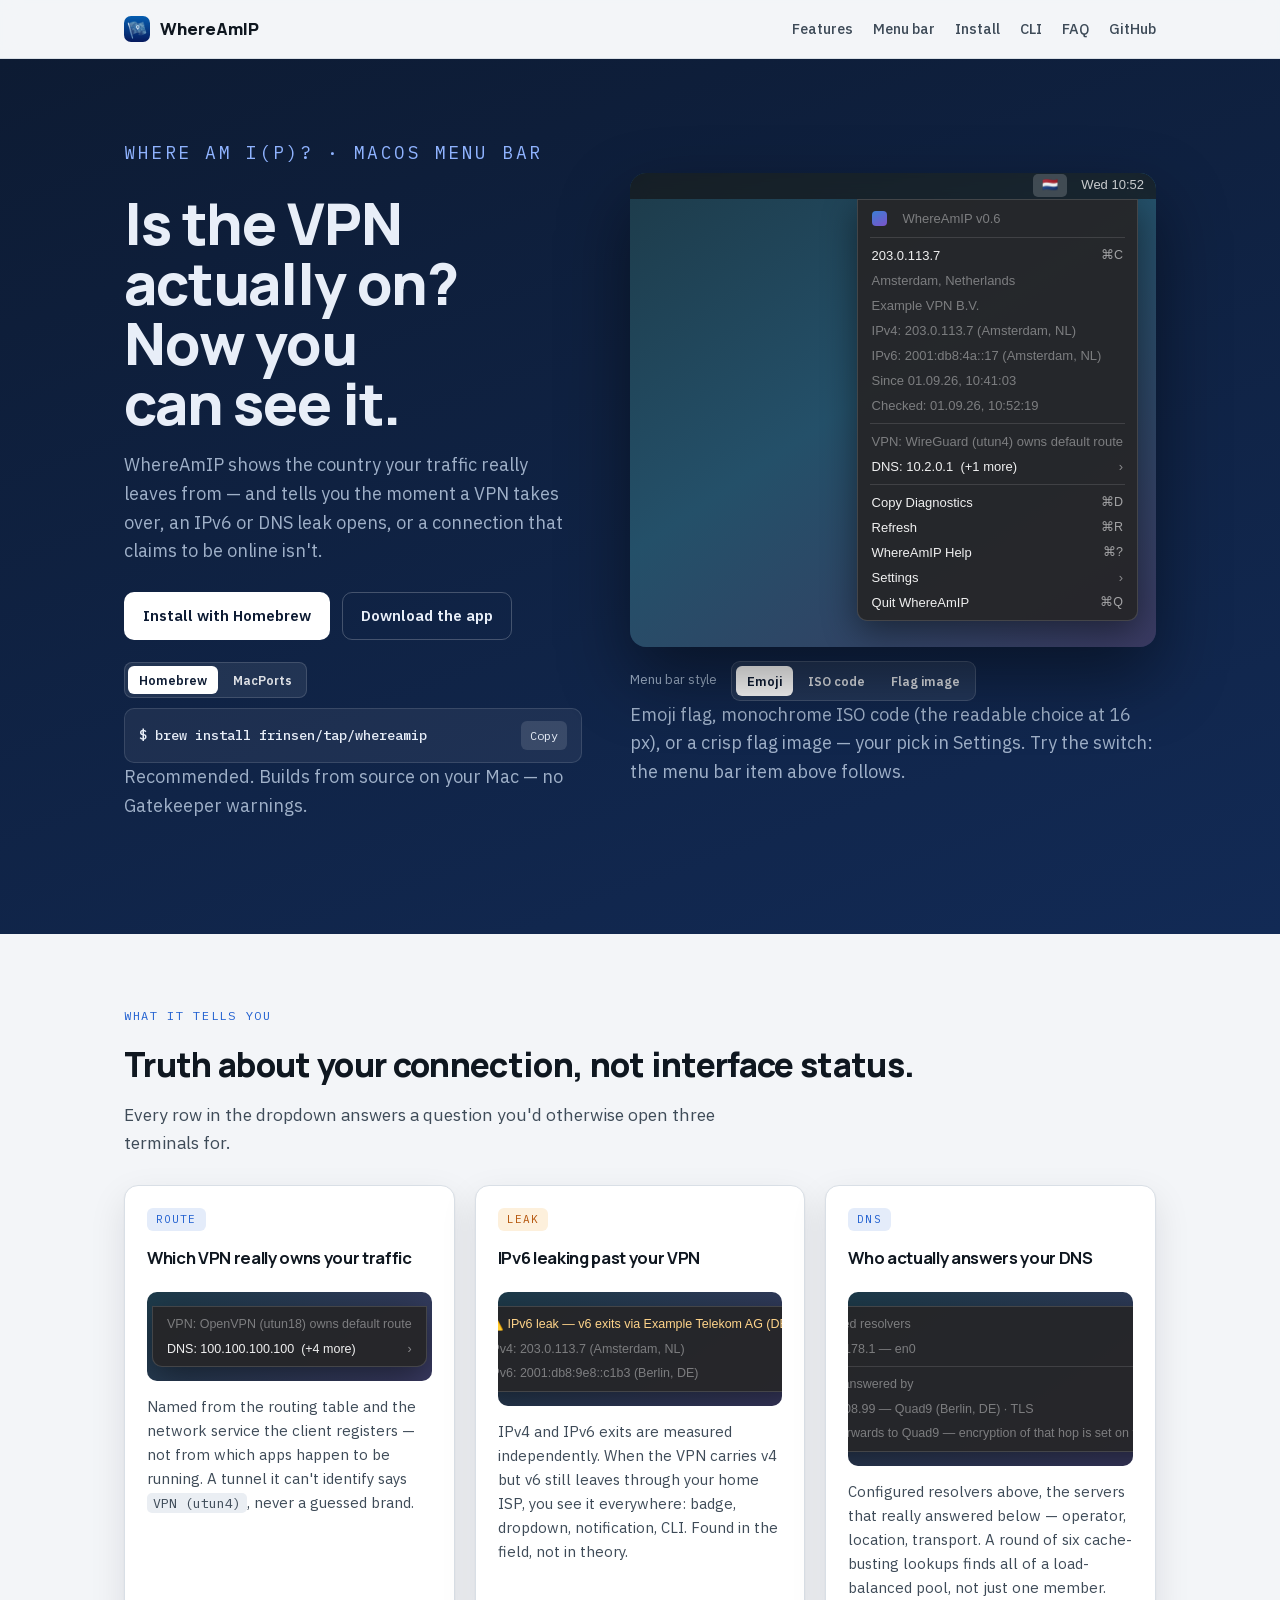
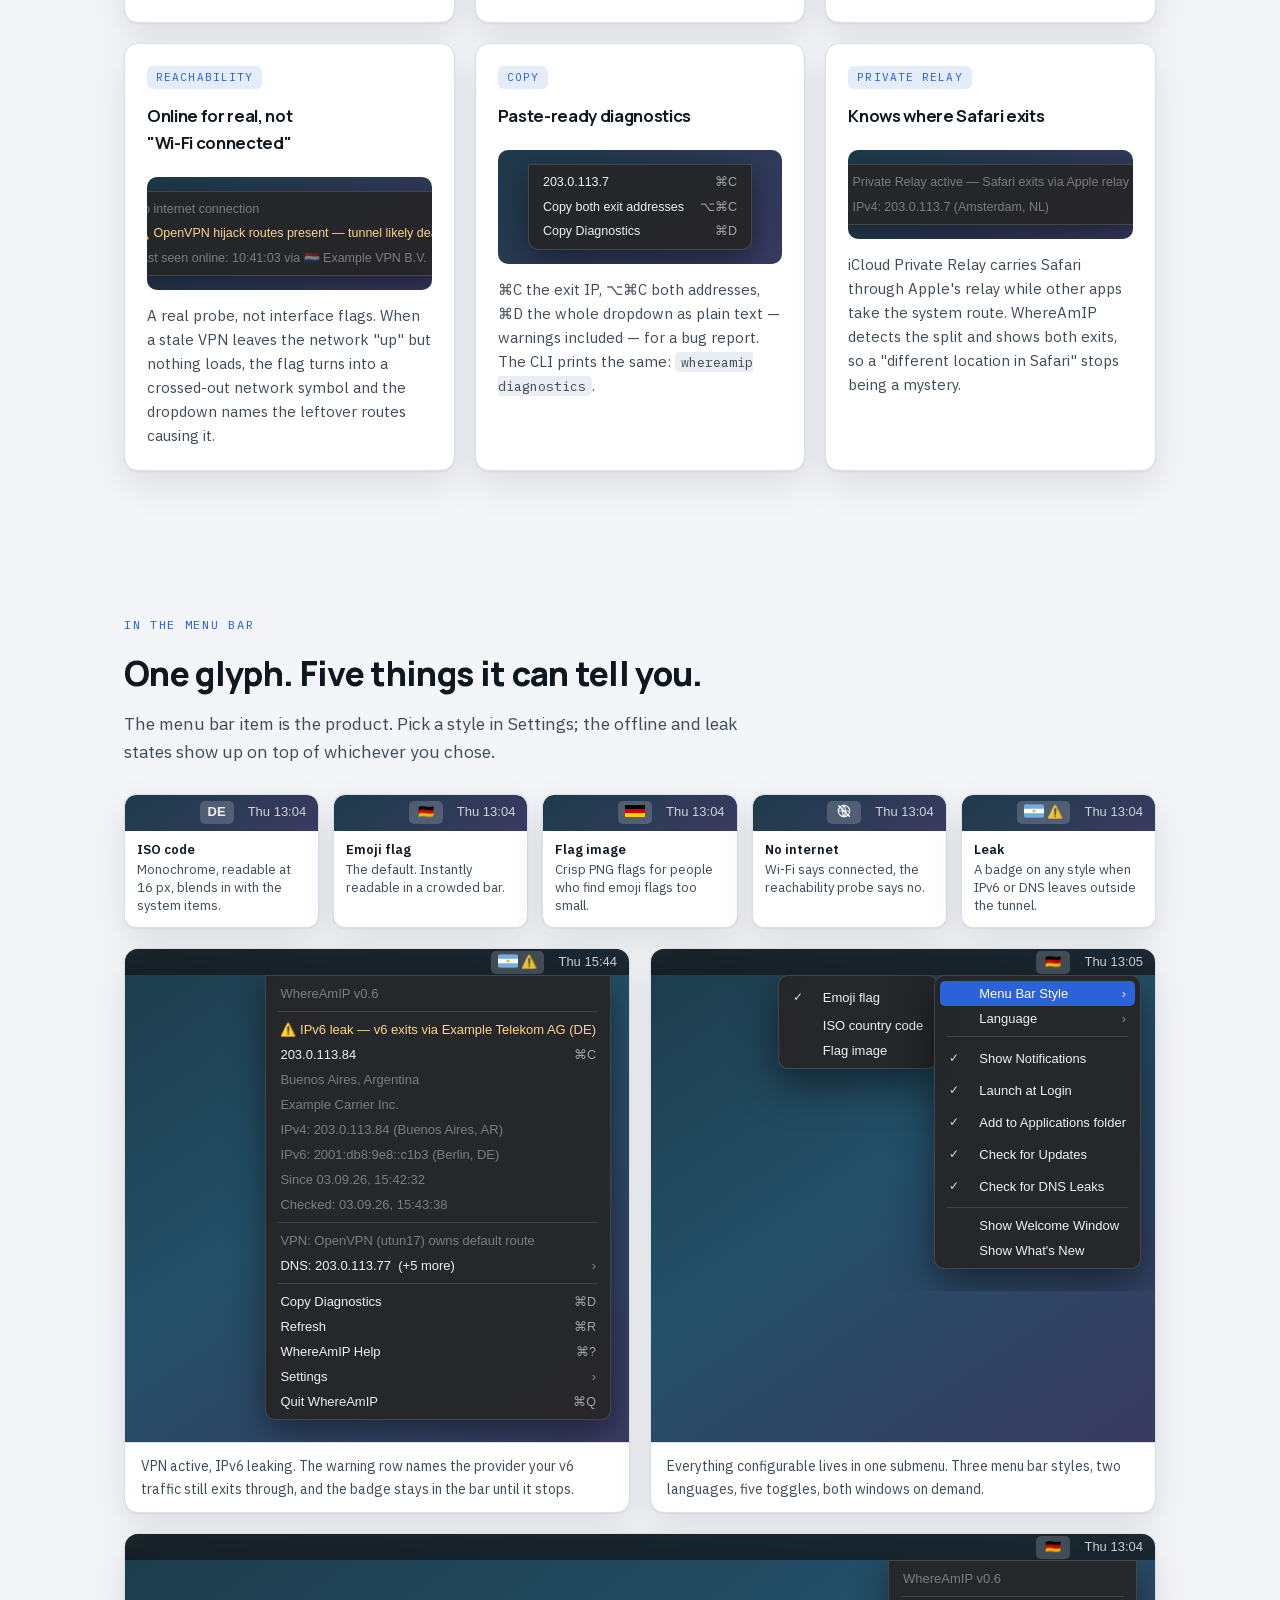
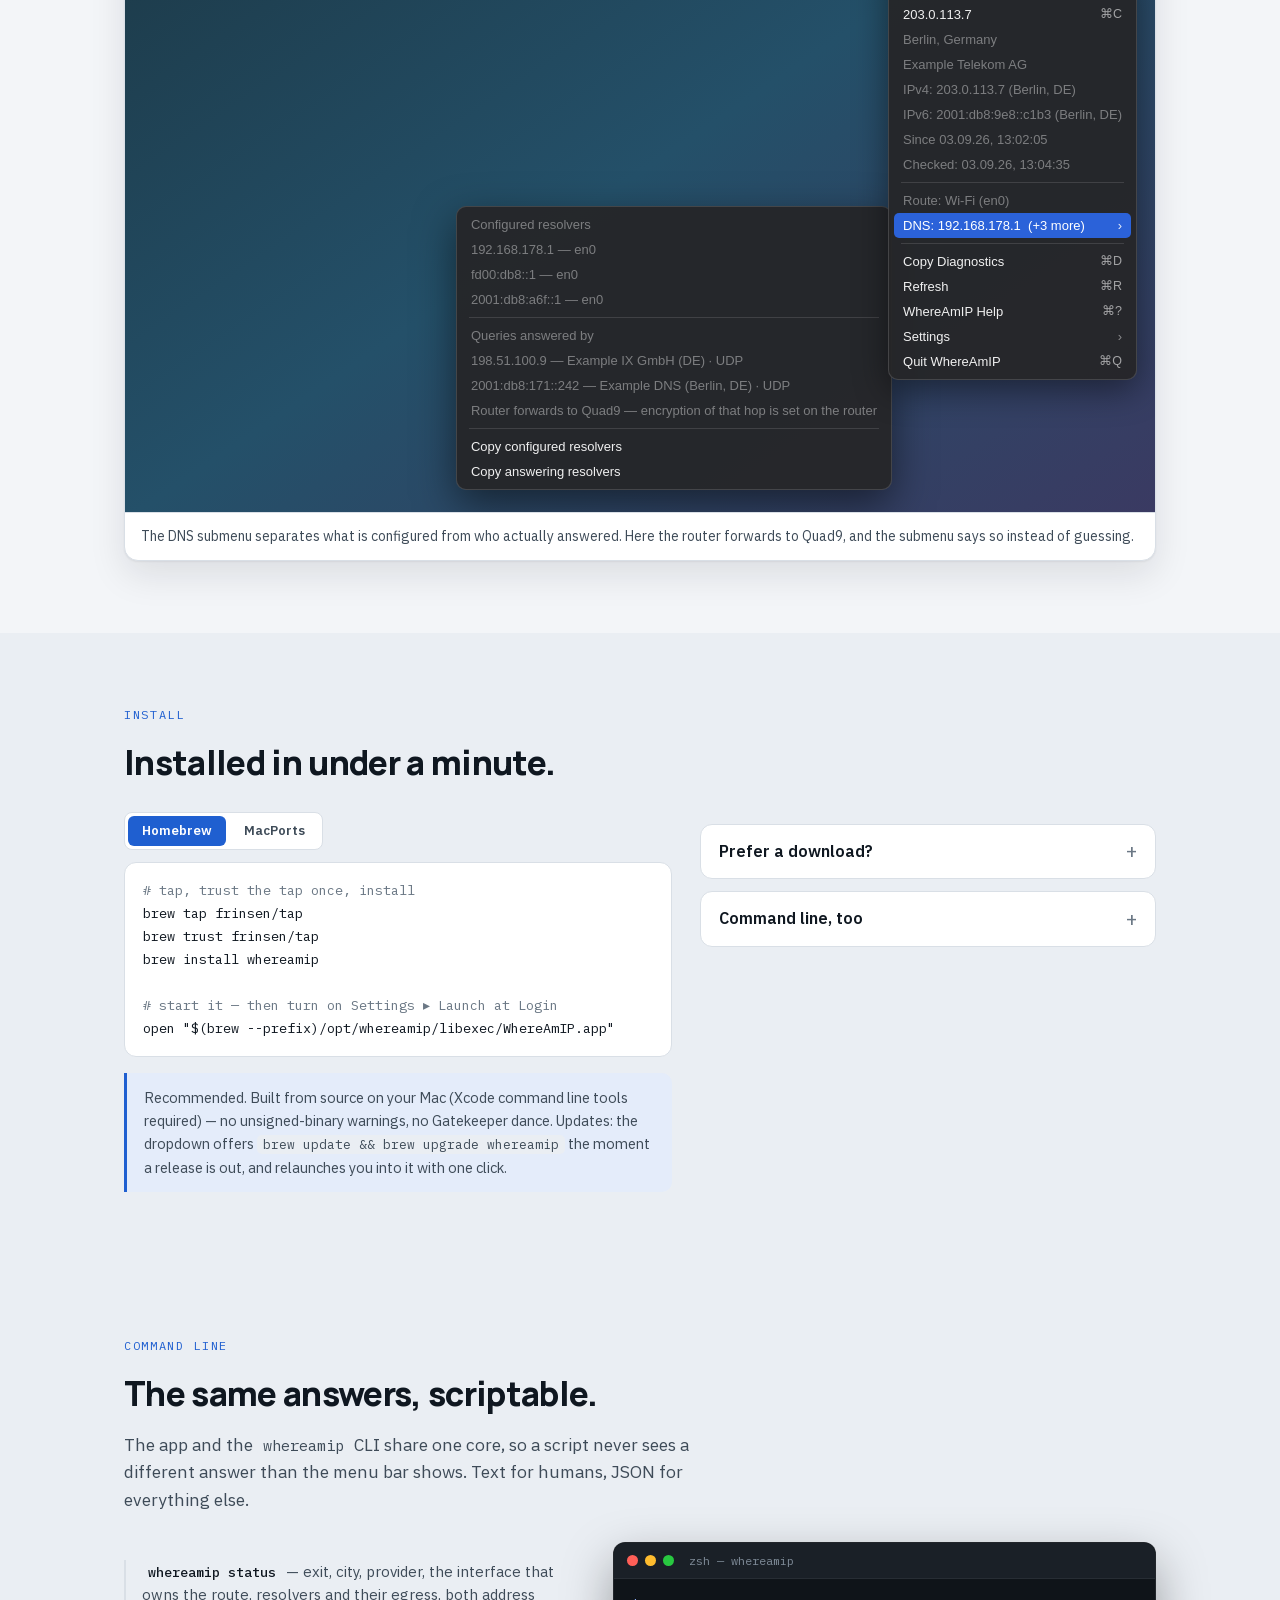
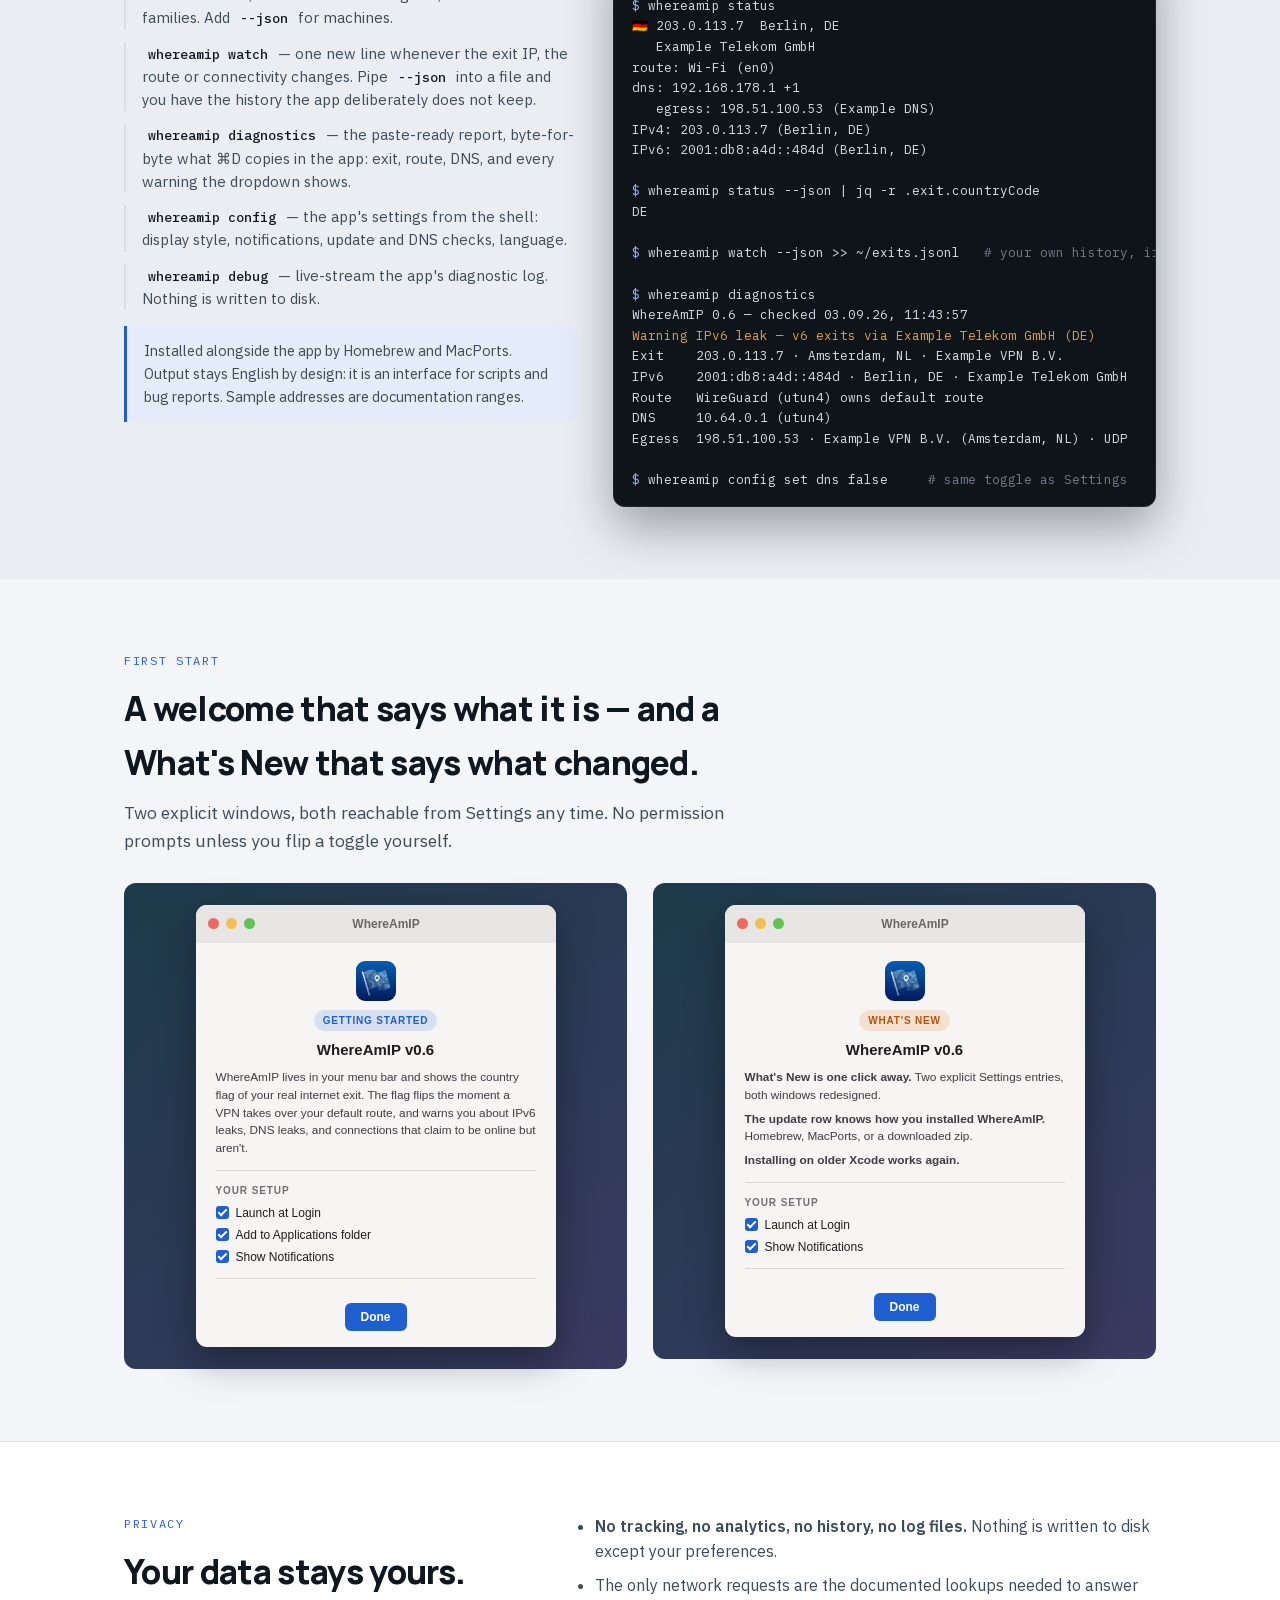
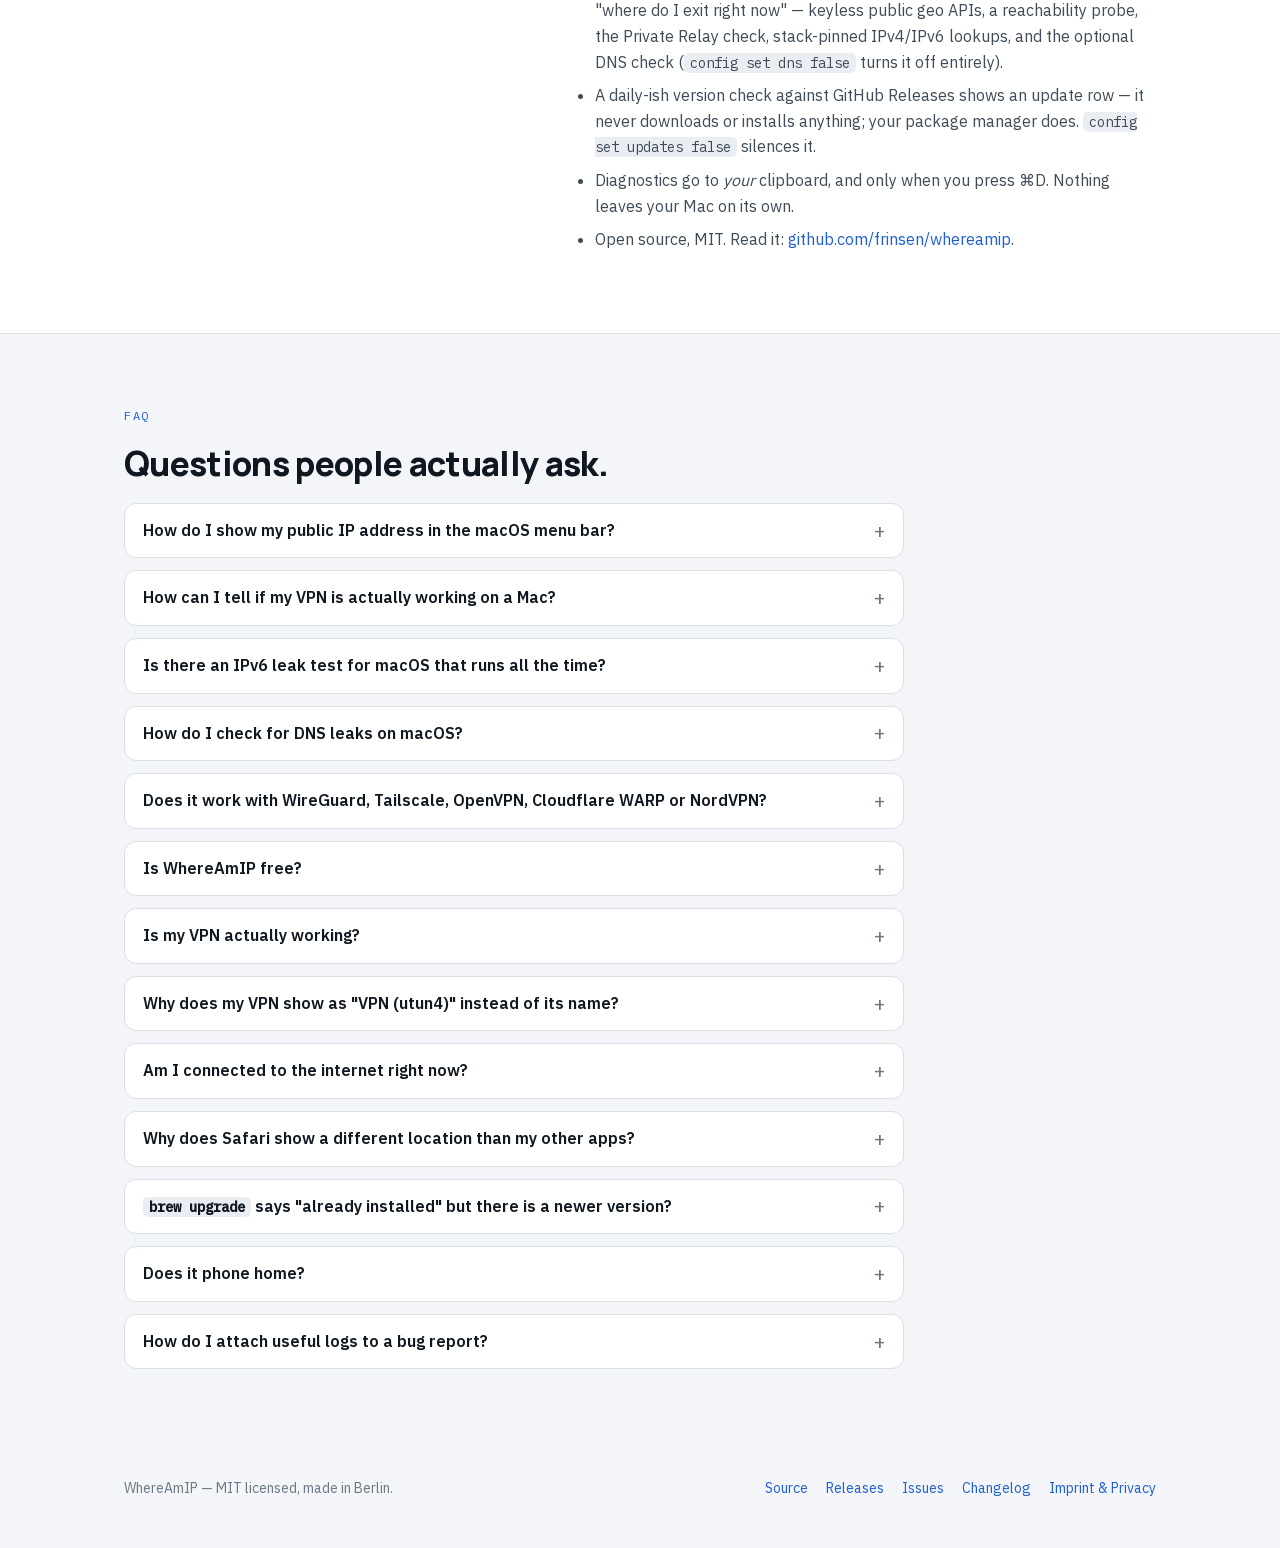
<file: docs/index.html>
<!doctype html>
<html lang="en">
<head>
<meta charset="utf-8">
<meta name="viewport" content="width=device-width, initial-scale=1">
<title>WhereAmIP – your real internet exit, in the macOS menu bar</title>
<meta name="description" content="WhereAmIP is a free, open-source macOS menu bar app that shows the country your internet traffic really exits from, names the VPN that owns your route, and warns about IPv6 and DNS leaks, dead connections, and iCloud Private Relay splits. Install with Homebrew or MacPorts.">
<link rel="canonical" href="https://frinsen.github.io/whereamip/">
<meta name="robots" content="index,follow,max-image-preview:large">
<meta name="theme-color" content="#0d1b33">
<link rel="icon" type="image/png" href="icon-256.png">
<link rel="apple-touch-icon" href="icon-256.png">
<meta property="og:type" content="website">
<meta property="og:site_name" content="WhereAmIP">
<meta property="og:title" content="WhereAmIP – your real internet exit, in the macOS menu bar">
<meta property="og:description" content="WhereAmIP is a free, open-source macOS menu bar app that shows the country your internet traffic really exits from, names the VPN that owns your route, and warns about IPv6 and DNS leaks, dead connections, and iCloud Private Relay splits. Install with Homebrew or MacPorts.">
<meta property="og:url" content="https://frinsen.github.io/whereamip/">
<meta property="og:image" content="https://frinsen.github.io/whereamip/social.png">
<meta property="og:image:width" content="1200">
<meta property="og:image:height" content="630">
<meta name="twitter:card" content="summary_large_image">
<meta name="twitter:title" content="WhereAmIP – your real internet exit, in the macOS menu bar">
<meta name="twitter:description" content="WhereAmIP is a free, open-source macOS menu bar app that shows the country your internet traffic really exits from, names the VPN that owns your route, and warns about IPv6 and DNS leaks, dead connections, and iCloud Private Relay splits. Install with Homebrew or MacPorts.">
<meta name="twitter:image" content="https://frinsen.github.io/whereamip/social.png">
<script type="application/ld+json">[{"@context": "https://schema.org", "@type": "SoftwareApplication", "name": "WhereAmIP", "operatingSystem": "macOS 13 or later", "applicationCategory": "UtilitiesApplication", "url": "https://frinsen.github.io/whereamip/", "downloadUrl": "https://github.com/frinsen/whereamip/releases/latest", "softwareVersion": "0.6.1", "license": "https://opensource.org/licenses/MIT", "isAccessibleForFree": true, "offers": {"@type": "Offer", "price": "0", "priceCurrency": "EUR"}, "description": "WhereAmIP is a free, open-source macOS menu bar app that shows the country your internet traffic really exits from, names the VPN that owns your route, and warns about IPv6 and DNS leaks, dead connections, and iCloud Private Relay splits. Install with Homebrew or MacPorts.", "image": "https://frinsen.github.io/whereamip/icon-256.png", "author": {"@type": "Person", "name": "frinsen", "url": "https://github.com/frinsen"}, "codeRepository": "https://github.com/frinsen/whereamip", "featureList": ["Exit country flag in the menu bar", "VPN route ownership detection", "IPv6 leak detection", "DNS resolver and leak detection", "iCloud Private Relay awareness", "Real reachability probe", "Copy diagnostics report", "CLI with JSON output", "English and German"], "screenshot": ["https://frinsen.github.io/whereamip/screenshot.png", "https://frinsen.github.io/whereamip/screenshot-dns.png", "https://frinsen.github.io/whereamip/screenshot-settings.png"]}, {"@context": "https://schema.org", "@type": "FAQPage", "mainEntity": [{"@type": "Question", "name": "How do I show my public IP address in the macOS menu bar?", "acceptedAnswer": {"@type": "Answer", "text": "Install WhereAmIP. The menu bar shows the flag of the country your traffic exits from (or the ISO code, or a flag image, your choice). Click it for your public IPv4 and IPv6 addresses, city, ISP and the VPN that owns the route. One click copies the address."}}, {"@type": "Question", "name": "How can I tell if my VPN is actually working on a Mac?", "acceptedAnswer": {"@type": "Answer", "text": "Watch the flag. It flips the moment a VPN takes over your default route, because WhereAmIP measures the real exit rather than trusting the VPN app's status. If your VPN says Connected but the flag still shows your home country, your traffic is not going through the tunnel. The dropdown also names the VPN that owns the route."}}, {"@type": "Question", "name": "Is there an IPv6 leak test for macOS that runs all the time?", "acceptedAnswer": {"@type": "Answer", "text": "Yes. Every refresh looks up the IPv4 and IPv6 exits independently. When IPv6 leaves your Mac outside the tunnel while IPv4 goes through the VPN, the dropdown shows an IPv6 leak warning with both exits, and Copy Diagnostics includes it."}}, {"@type": "Question", "name": "How do I check for DNS leaks on macOS?", "acceptedAnswer": {"@type": "Answer", "text": "Open the DNS submenu. It lists the resolvers configured on your Mac and, separately, the resolver addresses that actually answered a set of cache-busting lookups. A resolver answering from outside your VPN is flagged as a leak. The check can be switched off in Settings."}}, {"@type": "Question", "name": "Does it work with WireGuard, Tailscale, OpenVPN, Cloudflare WARP or NordVPN?", "acceptedAnswer": {"@type": "Answer", "text": "It works with any VPN that takes your default route, including WireGuard, OpenVPN, IKEv2, Tailscale exit nodes and Cloudflare WARP. The name comes from the routing table and the network service the client registers, not from a list of apps, so unknown clients still show up as VPN (utunX) with the correct exit."}}, {"@type": "Question", "name": "Is WhereAmIP free?", "acceptedAnswer": {"@type": "Answer", "text": "Free and open source under the MIT license. No account, no Apple ID, no subscription, no ads, no tracking. Install with Homebrew or MacPorts, or download the zip from GitHub."}}, {"@type": "Question", "name": "Is my VPN actually working?", "acceptedAnswer": {"@type": "Answer", "text": "Look at the flag. The moment a VPN takes over your default route, the flag flips, and the dropdown names the VPN that owns the route — based on the routing table, not on which apps are running."}}, {"@type": "Question", "name": "Why does my VPN show as \"VPN (utun4)\" instead of its name?", "acceptedAnswer": {"@type": "Answer", "text": "Because WhereAmIP would rather say less than say something wrong. Any VPN that registers a macOS network service is named automatically; a few are recognised by fingerprint on top (Tailscale, Cloudflare WARP, OpenVPN, and the common commercial clients). Some tunnels register no name anywhere — those get the honest generic label. Press ⌘D: the report says why naming failed, which is exactly what an issue needs to add yours."}}, {"@type": "Question", "name": "Am I connected to the internet right now?", "acceptedAnswer": {"@type": "Answer", "text": "WhereAmIP probes real reachability instead of trusting Wi-Fi status. If the network looks up but nothing loads — a classic stale-VPN symptom — the flag becomes an offline symbol, and if leftover OpenVPN hijack routes are the cause, the dropdown says so."}}, {"@type": "Question", "name": "Why does Safari show a different location than my other apps?", "acceptedAnswer": {"@type": "Answer", "text": "That's iCloud Private Relay carrying Safari through Apple's relay while everything else takes the system route. WhereAmIP detects the split and shows both exits."}}, {"@type": "Question", "name": "brew upgrade says \"already installed\" but there is a newer version?", "acceptedAnswer": {"@type": "Answer", "text": "Your tap clone is stale — Homebrew's API mode refreshes its own data, not third-party tap clones. Run brew update && brew upgrade whereamip; that is exactly what the dropdown's update row copies for you."}}, {"@type": "Question", "name": "Does it phone home?", "acceptedAnswer": {"@type": "Answer", "text": "No. No accounts, no API keys, no tracking — see Privacy above for the complete list of requests it does make, and the switches that turn the optional ones off."}}, {"@type": "Question", "name": "How do I attach useful logs to a bug report?", "acceptedAnswer": {"@type": "Answer", "text": "⌘D in the dropdown (or whereamip diagnostics) copies a compact report of everything the app currently sees, warnings included. For a live trace, whereamip debug streams the diagnostic log — nothing is written to disk before or after."}}]}]</script>
<link rel="stylesheet" href="fonts/fonts.css?v=2">
<style>
:root{
  --ground:#f3f5f8; --surface:#ffffff; --surface-2:#eaeef3;
  --ink:#0f1720; --ink-2:#3e4b58; --muted:#6b7885; --line:#d9dfe6;
  --accent:#1f5fd0; --accent-ink:#ffffff; --accent-soft:#e4ecfa;
  --warn:#b45309; --warn-soft:#fdf0dc; --ok:#1a6f4a;
  --hero-a:#0d1b33; --hero-b:#122a55; --hero-ink:#e8eef8; --hero-muted:#9fb0c8;
  --shadow:0 1px 2px rgba(15,23,32,.06), 0 14px 36px rgba(15,23,32,.10);
}
@media (prefers-color-scheme: dark){
  :root:not([data-theme="light"]){
    --ground:#0b1016; --surface:#131a22; --surface-2:#1a232d;
    --ink:#e7edf3; --ink-2:#b3c0cc; --muted:#8494a1; --line:#25303b;
    --accent:#6ea3ff; --accent-ink:#0b1016; --accent-soft:#152744;
    --warn:#e6a04a; --warn-soft:#2b2010; --ok:#4fbf8b;
    --hero-a:#070d18; --hero-b:#0d1b33; --hero-ink:#e8eef8; --hero-muted:#9fb0c8;
    --shadow:0 1px 2px rgba(0,0,0,.4), 0 16px 44px rgba(0,0,0,.5);
  }
}
:root[data-theme="dark"]{
  --ground:#0b1016; --surface:#131a22; --surface-2:#1a232d;
  --ink:#e7edf3; --ink-2:#b3c0cc; --muted:#8494a1; --line:#25303b;
  --accent:#6ea3ff; --accent-ink:#0b1016; --accent-soft:#152744;
  --warn:#e6a04a; --warn-soft:#2b2010; --ok:#4fbf8b;
  --hero-a:#070d18; --hero-b:#0d1b33; --hero-ink:#e8eef8; --hero-muted:#9fb0c8;
  --shadow:0 1px 2px rgba(0,0,0,.4), 0 16px 44px rgba(0,0,0,.5);
}
*{box-sizing:border-box}
html{scroll-behavior:smooth}
body{margin:0; background:var(--ground); color:var(--ink); font-family:"IBM Plex Sans",-apple-system,BlinkMacSystemFont,sans-serif; font-size:16px; line-height:1.6; -webkit-font-smoothing:antialiased}
a{color:var(--accent); text-decoration:none} a:hover{text-decoration:underline}
h1,h2,h3{font-family:Manrope,"IBM Plex Sans",sans-serif; letter-spacing:-.02em; text-wrap:balance; margin:0}
h2{font-size:clamp(1.6rem,3.2vw,2.1rem); font-weight:800; margin-bottom:10px}
h3{font-size:1.05rem; font-weight:700; margin-bottom:6px}
p{margin:0 0 12px} p:last-child{margin:0}
code{font-family:"IBM Plex Mono",monospace; font-size:.88em; background:var(--surface-2); padding:1px 6px; border-radius:5px}
.wrap{max-width:1080px; margin:0 auto; padding:0 24px}
section{padding:72px 0}
.lead{color:var(--ink-2); font-size:1.08rem; max-width:62ch}
.eyebrow{font-family:"IBM Plex Mono",monospace; font-size:12px; letter-spacing:.14em; text-transform:uppercase; color:var(--accent); margin:0 0 12px}

/* nav */
nav{position:sticky; top:0; z-index:5; background:color-mix(in srgb, var(--ground) 86%, transparent); backdrop-filter:blur(10px); border-bottom:1px solid var(--line)}
nav .wrap{display:flex; align-items:center; gap:22px; height:58px}
nav .brand{display:flex; align-items:center; gap:10px; font-family:Manrope,sans-serif; font-weight:800; font-size:1.05rem; color:var(--ink)}
nav .brand img{width:26px; height:26px; border-radius:7px}
nav .links{margin-left:auto; display:flex; gap:20px; font-size:14.5px; font-weight:500}
nav .links a{color:var(--ink-2)}
@media (max-width:640px){ nav .links a:not(.gh){display:none} }

/* hero */
.hero{background:linear-gradient(160deg,var(--hero-a),var(--hero-b)); color:var(--hero-ink); padding:80px 0 88px}
.hero .wrap{display:grid; grid-template-columns:minmax(300px,1fr) minmax(320px,1.15fr); gap:48px; align-items:center}
@media (max-width:900px){ .hero .wrap{grid-template-columns:1fr} }
.hero h1{font-size:clamp(2.4rem,5.4vw,3.6rem); font-weight:800; line-height:1.04; margin-bottom:18px}
.hero .eyebrow{color:#8fb3ff}
.rot{position:relative; display:block}
.rot .sizer{visibility:hidden; display:block}
.rot .line{position:absolute; left:0; top:0; width:100%; opacity:0; transform:translateY(10px); transition:opacity .55s ease, transform .55s ease; will-change:opacity,transform}
.rot .line.on{opacity:1; transform:translateY(0)}
.rot .line.out{opacity:0; transform:translateY(-10px)}
@media (prefers-reduced-motion:reduce){ .rot .line{transition:none} }
.hero p{color:var(--hero-muted); font-size:1.12rem; max-width:52ch; margin-bottom:26px}
.cta{display:flex; gap:12px; flex-wrap:wrap; align-items:center}
.btn{display:inline-flex; align-items:center; gap:8px; padding:11px 18px; border-radius:10px; font-weight:600; font-size:15px; border:1px solid transparent; transition:transform .08s ease}
.btn:hover{text-decoration:none; transform:translateY(-1px)}
.btn.primary{background:#ffffff; color:#0d1b33}
.btn.ghost{border-color:rgba(255,255,255,.22); color:var(--hero-ink)}
.brewline{margin-top:0; font-family:"IBM Plex Mono",monospace; font-size:13.5px; color:var(--hero-muted); background:rgba(255,255,255,.06); border:1px solid rgba(255,255,255,.12); border-radius:10px; padding:12px 14px; display:flex; gap:12px; align-items:center}
.brewline b{color:var(--hero-ink); font-weight:500; overflow-wrap:anywhere}
.copybtn{margin-left:auto; flex:none; font:inherit; font-size:12px; color:var(--hero-ink); background:rgba(255,255,255,.12); border:0; border-radius:6px; padding:5px 9px; cursor:pointer}
.copybtn:focus-visible{outline:2px solid #fff; outline-offset:2px}
.pmtabs{display:inline-flex; gap:4px; background:rgba(255,255,255,.08); border:1px solid rgba(255,255,255,.14); padding:3px; border-radius:8px; margin-bottom:10px}
.pmtabs button{font:inherit; font-size:12.5px; font-weight:600; color:rgba(255,255,255,.85); background:transparent; border:0; border-radius:6px; padding:4px 11px; cursor:pointer}
.pmtabs button[aria-pressed="true"]{background:#ffffff; color:#0d1b33}
.pmtabs button:focus-visible{outline:2px solid #fff}
.pmnote{margin-top:8px; font-size:12.5px; color:var(--hero-muted)}

/* desktop mockup */
.desk{border-radius:16px; padding:0; background:linear-gradient(146deg,#1d3b4a 0%,#245069 46%,#3a3a62 100%); box-shadow:0 30px 70px rgba(0,0,0,.45); overflow:hidden; position:relative}
.menubar{display:flex; align-items:center; gap:14px; height:26px; padding:0 12px; background:rgba(20,22,26,.72); color:rgba(255,255,255,.9); font-family:-apple-system,BlinkMacSystemFont,"SF Pro Text",sans-serif; font-size:13px; backdrop-filter:blur(8px)}
.menubar .apple{font-weight:600; opacity:.9}
.menubar .sp{flex:1}
.menubar .item{opacity:.85}
.menubar .ours{background:rgba(255,255,255,.18); border-radius:5px; padding:1px 7px; font-weight:600; min-width:34px; text-align:center}
.menubar .ours img,.menubar .ours svg{width:20px; height:14px; border-radius:2px; vertical-align:-2px}
.deskbody{padding:0 18px 26px; display:flex; justify-content:flex-end; overflow-x:auto}
.menu{background:rgba(38,38,40,.94); border:1px solid rgba(255,255,255,.14); border-radius:0 0 10px 10px; padding:5px 0; width:max-content; box-shadow:0 10px 34px rgba(0,0,0,.45); font-family:-apple-system,BlinkMacSystemFont,"SF Pro Text",sans-serif; font-size:13px; line-height:1; color:rgba(255,255,255,.4); text-align:left}
.row{display:flex; align-items:center; gap:16px; white-space:nowrap; margin:0 5px; padding:6px 9px; border-radius:5px}
.row .lbl{flex:1 1 auto} .row .kbd{opacity:.62; font-size:12.5px} .row .chev{opacity:.5}
.row.bright{color:rgba(255,255,255,.93)} .row.warn{color:#ffd48a}
.sep{height:1px; background:rgba(255,255,255,.12); margin:5px 12px}
.icon{width:15px; height:15px; border-radius:4px; background:linear-gradient(150deg,#3b7fd4,#7b53c9); flex:none}
.deskctl{display:flex; align-items:center; gap:14px; flex-wrap:wrap; margin-top:14px}
.styletabs{display:inline-flex; gap:4px; background:rgba(255,255,255,.08); border:1px solid rgba(255,255,255,.14); padding:4px; border-radius:9px}
.styletabs button{font:inherit; font-size:12.5px; font-weight:600; color:rgba(255,255,255,.85); background:transparent; border:0; border-radius:6px; padding:5px 11px; cursor:pointer}
.styletabs button[aria-pressed="true"]{background:#ffffff; color:#0d1b33}
.deskctl .lbl{font-size:13px; color:var(--hero-muted)}
.styletabs button:focus-visible{outline:2px solid #fff}
.deskcap{font-size:13px; color:var(--hero-muted); margin-top:12px}

/* features */
.grid{display:grid; grid-template-columns:repeat(auto-fit,minmax(300px,1fr)); gap:20px}
.card{background:var(--surface); border:1px solid var(--line); border-radius:14px; padding:22px; box-shadow:var(--shadow); display:flex; flex-direction:column; gap:14px}
.card p{color:var(--ink-2); font-size:15px}
.mini{background:linear-gradient(146deg,#1d3b4a,#3a3a62); border-radius:10px; padding:14px; overflow-x:auto; display:flex; justify-content:center}
.mini .menu{font-size:12.5px}
.pill{display:inline-block; font-family:"IBM Plex Mono",monospace; font-size:11px; letter-spacing:.1em; text-transform:uppercase; padding:3px 9px; border-radius:6px; background:var(--accent-soft); color:var(--accent); align-self:flex-start}
.pill.warn{background:var(--warn-soft); color:var(--warn)}

/* install */
.install .cols{display:grid; grid-template-columns:1.2fr 1fr; gap:28px; align-items:start}
@media (max-width:820px){ .install .cols{grid-template-columns:1fr} }
pre{margin:0; background:var(--surface); border:1px solid var(--line); border-radius:12px; padding:16px 18px; overflow-x:auto; font-family:"IBM Plex Mono",monospace; font-size:13.5px; line-height:1.7; color:var(--ink)}
pre .c{color:var(--muted)}
details{border:1px solid var(--line); border-radius:12px; background:var(--surface); padding:0 18px; margin-top:12px}
details summary{cursor:pointer; padding:14px 30px 14px 0; font-weight:600; list-style:none; display:block; position:relative}
details summary::-webkit-details-marker{display:none}
details summary::after{content:"+"; color:var(--muted); font-weight:400; font-size:20px; line-height:1; position:absolute; right:0; top:50%; transform:translateY(-50%)}
details[open] summary::after{content:"–"}
details .body{padding:0 0 16px; color:var(--ink-2); font-size:15px}
details .body p{margin-bottom:10px}
.note{border-left:3px solid var(--accent); background:var(--accent-soft); padding:13px 17px; border-radius:0 10px 10px 0; font-size:14.5px; color:var(--ink-2); margin-top:16px}

/* windows */
.pair{display:grid; grid-template-columns:1fr 1fr; gap:26px; align-items:start}
@media (max-width:820px){ .pair{grid-template-columns:1fr} }
.cli{display:grid; grid-template-columns:1fr 1.2fr; gap:36px; align-items:start; margin-top:28px}
.cmds{list-style:none; padding:0; margin:18px 0 0; display:flex; flex-direction:column; gap:12px}
.cmds li{padding-left:16px; border-left:2px solid var(--line); color:var(--ink-2); font-size:15px; line-height:1.55}
.cmds li code{color:var(--ink); font-weight:500}
.term{background:#0f1419; border:1px solid rgba(255,255,255,.08); border-radius:12px; box-shadow:0 20px 50px rgba(0,0,0,.35); overflow:hidden}
.term-bar{display:flex; align-items:center; gap:7px; padding:10px 13px; background:#1a2027; border-bottom:1px solid rgba(255,255,255,.06)}
.term-bar span{width:11px; height:11px; border-radius:50%; background:#3a4450}
.term-bar span:nth-child(1){background:#ff5f57} .term-bar span:nth-child(2){background:#febc2e} .term-bar span:nth-child(3){background:#28c840}
.term-bar em{font:12px "IBM Plex Mono",monospace; color:#7f8b98; margin-left:8px; font-style:normal}
.term pre{margin:0; background:transparent; border:0; border-radius:0; padding:16px 18px; font-size:12.5px; line-height:1.65; color:#d7e0ea}
.term .p{color:#8fb3ff} .term .c{color:#6f7d8c} .term .w{color:#e6a04a} .term .k{color:#9fb0c8}
@media (max-width:900px){ .cli{grid-template-columns:1fr} }
.states{display:grid; grid-template-columns:repeat(5,1fr); gap:14px; margin-top:28px}
.state{background:var(--surface); border:1px solid var(--line); border-radius:12px; overflow:hidden; box-shadow:var(--shadow)}
.state .menubar{height:36px; background:linear-gradient(146deg,#1d3b4a,#3a3a62); justify-content:flex-end; font-size:13px}
.state .cap{padding:10px 12px 12px; font-size:13px; color:var(--ink-2); line-height:1.4}
.state .cap b{display:block; color:var(--ink); font-weight:600; margin-bottom:2px}
.menubar .ours svg.sym{width:16px; height:16px; border-radius:0; vertical-align:-3px}
.scenes{display:grid; grid-template-columns:1fr 1fr; gap:20px; margin-top:20px}
.scene{background:var(--surface); border:1px solid var(--line); border-radius:14px; overflow:hidden; box-shadow:var(--shadow); display:flex; flex-direction:column}
.scene .desk{border-radius:0; box-shadow:none; flex:1}
.scene .deskbody{align-items:flex-start; justify-content:flex-end; padding-bottom:22px}
.scene .cap{padding:12px 16px; font-size:14px; color:var(--ink-2); border-top:1px solid var(--line)}
.scene.wide{grid-column:1 / -1}
.menu.sub{border-radius:10px; margin-right:-4px; box-shadow:0 14px 40px rgba(0,0,0,.5)}
.row.hl{background:#2b62d9; color:#fff} .row.hl .chev{opacity:.9}
.row .chk{width:14px; display:inline-block; opacity:.9}
.row.head{color:rgba(255,255,255,.4)}
@media (max-width:900px){ .states{grid-template-columns:repeat(2,1fr)} .scenes{grid-template-columns:1fr} .scene.wide{grid-column:auto} }
.itabs{display:inline-flex; gap:4px; background:var(--surface); border:1px solid var(--line); padding:3px; border-radius:8px; margin-bottom:12px}
.itabs button{font:inherit; font-size:13px; font-weight:600; color:var(--ink-2); background:transparent; border:0; border-radius:6px; padding:5px 14px; cursor:pointer}
.itabs button[aria-pressed="true"]{background:var(--accent); color:var(--accent-ink)}
.itabs button:focus-visible{outline:2px solid var(--accent)}
.stage{border-radius:12px; padding:22px 18px; background:linear-gradient(146deg,#1d3b4a,#3a3a62); display:flex; justify-content:center}
.win{width:min(360px,100%); border-radius:11px; overflow:hidden; background:#f6f5f4; color:#1d1d1f; box-shadow:0 14px 38px rgba(0,0,0,.35); font-family:-apple-system,BlinkMacSystemFont,sans-serif; font-size:12.5px; line-height:1.5}
.tbar{display:flex; gap:7px; padding:10px 12px; background:#e8e6e4; align-items:center}
.dot{width:11px; height:11px; border-radius:50%} .dot.r{background:#ec6a5f} .dot.y{background:#f4bf50} .dot.g{background:#61c454}
.wt{flex:1; text-align:center; font-size:12px; font-weight:600; color:rgba(0,0,0,.55); margin-right:33px}
.wbody{padding:18px 20px 16px; text-align:center}
.wicon{width:40px; height:40px; border-radius:9px; margin:0 auto 9px; display:block}
.badge{display:inline-block; font-size:10px; font-weight:700; letter-spacing:.08em; text-transform:uppercase; padding:3px 9px; border-radius:999px; margin-bottom:8px}
.badge.b{background:rgba(31,95,208,.14); color:#1f5fd0} .badge.o{background:rgba(214,120,20,.16); color:#b45309}
.wh{font-size:15px; font-weight:700; margin-bottom:8px}
.wtext{text-align:left; color:#3c3c43; font-size:11.8px}
.wtext p{margin:0 0 6px}
.wrule{height:1px; background:rgba(0,0,0,.12); margin:12px 0}
.wsec{font-size:10px; letter-spacing:.09em; text-transform:uppercase; color:#6e6e73; font-weight:600; text-align:left; margin-bottom:6px}
.chk{text-align:left; font-size:12px; display:flex; align-items:center; gap:7px; margin:4px 0}
.chk i{width:13px; height:13px; border-radius:3px; background:#1f5fd0; display:inline-block; position:relative}
.chk i::after{content:""; position:absolute; left:4px; top:1px; width:3px; height:7px; border:solid #fff; border-width:0 2px 2px 0; transform:rotate(45deg)}
.wdone{display:inline-block; background:#1f5fd0; color:#fff; font-weight:600; padding:5px 16px; border-radius:6px; margin-top:12px; font-size:12px}

/* privacy + footer */
.privacy{background:var(--surface); border-top:1px solid var(--line); border-bottom:1px solid var(--line)}
.privacy .wrap{display:grid; grid-template-columns:1fr 1.4fr; gap:36px; align-items:start}
@media (max-width:820px){ .privacy .wrap{grid-template-columns:1fr} }
.privacy ul{margin:0; padding-left:20px; color:var(--ink-2)} .privacy li{margin-bottom:8px}
footer{padding:36px 0 48px; color:var(--muted); font-size:14px}
footer .wrap{display:flex; flex-wrap:wrap; gap:18px; align-items:center}
footer .sp{flex:1}
@media (prefers-reduced-motion:reduce){ *{transition:none !important; scroll-behavior:auto} }
</style>
</head>
<body>
<main>

<nav aria-label="Site"><div class="wrap">
  <a class="brand" href="#top"><img src="[data-uri]" alt=""> WhereAmIP</a>
  <div class="links">
    <a href="#features">Features</a><a href="#screenshots">Menu bar</a><a href="#install">Install</a><a href="#cli">CLI</a><a href="#faq">FAQ</a>
    <a class="gh" href="https://github.com/frinsen/whereamip">GitHub</a>
  </div>
</div></nav>

<header class="hero" id="top"><div class="wrap">
  <div>
    <p class="eyebrow">Where am I(P)? · macOS menu bar</p>
    <h1><span class="rot" id="rot">
      <span class="sizer" aria-hidden="true">The VPN says Connected. Your traffic has an opinion too.</span>
      <span class="line on">Is the VPN actually on? Now you can see it.</span>
      <span class="line" aria-hidden="true">The country your traffic really leaves from.</span>
      <span class="line" aria-hidden="true">Catch the leak before the internet does.</span>
      <span class="line" aria-hidden="true">Where am I(P)? Ask the flag.</span>
      <span class="line" aria-hidden="true">Connected to the VPN — or just to the Wi-Fi?</span>
      <span class="line" aria-hidden="true">Exit country, route owner, leaks. One glance.</span>
      <span class="line" aria-hidden="true">The VPN carries IPv4. Who's carrying your IPv6?</span>
      <span class="line" aria-hidden="true">Where am I(P)? Your menu bar knows.</span>
      <span class="line" aria-hidden="true">You turned the VPN on. Did your traffic notice?</span>
      <span class="line" aria-hidden="true">Real exit. Real route. Real time.</span>
      <span class="line" aria-hidden="true">Leaks show up here before they show up anywhere else.</span>
      <span class="line" aria-hidden="true">Your VPN says Amsterdam. Your packets might disagree.</span>
      <span class="line" aria-hidden="true">Where your packets leave, not where your VPN says.</span>
      <span class="line" aria-hidden="true">The VPN says Connected. Your traffic has an opinion too.</span>
    </span></h1>
    <p>WhereAmIP shows the country your traffic really leaves from — and tells you the moment a VPN takes over, an IPv6 or DNS leak opens, or a connection that claims to be online isn't.</p>
    <div class="cta">
      <a class="btn primary" href="#install">Install with Homebrew</a>
      <a class="btn ghost" href="https://github.com/frinsen/whereamip/releases/latest">Download the app</a>
    </div>
    <div style="margin-top:22px">
      <div class="pmtabs" role="group" aria-label="Package manager">
        <button type="button" data-pm="brew" aria-pressed="true">Homebrew</button>
        <button type="button" data-pm="port" aria-pressed="false">MacPorts</button>
      </div>
      <div class="brewline"><b id="pmcmd">$ brew install frinsen/tap/whereamip</b><button class="copybtn" id="pmcopy" data-copy="brew tap frinsen/tap && brew trust frinsen/tap && brew install whereamip">Copy</button></div>
      <p class="pmnote" id="pmnote">Recommended. Builds from source on your Mac — no Gatekeeper warnings.</p>
    </div>
  </div>
  <div>
    <div class="desk" id="desk">
      <div class="menubar">
        <span class="apple"></span>
        <span class="sp"></span>
        <span class="ours" id="ours">🇳🇱</span><span class="item">Wed 10:52</span>
      </div>
      <div class="deskbody">
        <div class="menu">
          <div class="row"><span class="icon"></span><span class="lbl">WhereAmIP v0.6</span></div>
          <div class="sep"></div>
          <div class="row bright"><span class="lbl">203.0.113.7</span><span class="kbd">⌘C</span></div>
          <div class="row"><span class="lbl">Amsterdam, Netherlands</span></div>
          <div class="row"><span class="lbl">Example VPN B.V.</span></div>
          <div class="row"><span class="lbl">IPv4: 203.0.113.7 (Amsterdam, NL)</span></div>
          <div class="row"><span class="lbl">IPv6: 2001:db8:4a::17 (Amsterdam, NL)</span></div>
          <div class="row"><span class="lbl">Since 01.09.26, 10:41:03</span></div>
          <div class="row"><span class="lbl">Checked: 01.09.26, 10:52:19</span></div>
          <div class="sep"></div>
          <div class="row"><span class="lbl">VPN: WireGuard (utun4) owns default route</span></div>
          <div class="row bright"><span class="lbl">DNS: 10.2.0.1 &nbsp;(+1 more)</span><span class="chev">›</span></div>
          <div class="sep"></div>
          <div class="row bright"><span class="lbl">Copy Diagnostics</span><span class="kbd">⌘D</span></div>
          <div class="row bright"><span class="lbl">Refresh</span><span class="kbd">⌘R</span></div>
          <div class="row bright"><span class="lbl">WhereAmIP Help</span><span class="kbd">⌘?</span></div>
          <div class="row bright"><span class="lbl">Settings</span><span class="chev">›</span></div>
          <div class="row bright"><span class="lbl">Quit WhereAmIP</span><span class="kbd">⌘Q</span></div>
        </div>
      </div>
    </div>
    <div class="deskctl">
      <span class="lbl">Menu bar style</span>
      <div class="styletabs" role="group" aria-label="Menu bar style">
        <button type="button" data-style="emoji" aria-pressed="true">Emoji</button>
        <button type="button" data-style="code" aria-pressed="false">ISO code</button>
        <button type="button" data-style="image" aria-pressed="false">Flag image</button>
      </div>
    </div>
    <p class="deskcap">Emoji flag, monochrome ISO code (the readable choice at 16 px), or a crisp flag image — your pick in Settings. Try the switch: the menu bar item above follows.</p>
  </div>
</div></header>

<section id="features"><div class="wrap">
  <p class="eyebrow">What it tells you</p>
  <h2>Truth about your connection, not interface status.</h2>
  <p class="lead">Every row in the dropdown answers a question you'd otherwise open three terminals for.</p>
  <div class="grid" style="margin-top:28px">

    <div class="card"><span class="pill">Route</span><h3>Which VPN really owns your traffic</h3>
      <div class="mini"><div class="menu">
        <div class="row"><span class="lbl">VPN: OpenVPN (utun18) owns default route</span></div>
        <div class="row bright"><span class="lbl">DNS: 100.100.100.100 &nbsp;(+4 more)</span><span class="chev">›</span></div>
      </div></div>
      <p>Named from the routing table and the network service the client registers — not from which apps happen to be running. A tunnel it can't identify says <code>VPN (utun4)</code>, never a guessed brand.</p></div>

    <div class="card"><span class="pill warn">Leak</span><h3>IPv6 leaking past your VPN</h3>
      <div class="mini"><div class="menu">
        <div class="row warn"><span class="lbl">⚠️ IPv6 leak — v6 exits via Example Telekom AG (DE)</span></div>
        <div class="row"><span class="lbl">IPv4: 203.0.113.7 (Amsterdam, NL)</span></div>
        <div class="row"><span class="lbl">IPv6: 2001:db8:9e8::c1b3 (Berlin, DE)</span></div>
      </div></div>
      <p>IPv4 and IPv6 exits are measured independently. When the VPN carries v4 but v6 still leaves through your home ISP, you see it everywhere: badge, dropdown, notification, CLI. Found in the field, not in theory.</p></div>

    <div class="card"><span class="pill">DNS</span><h3>Who actually answers your DNS</h3>
      <div class="mini"><div class="menu">
        <div class="row"><span class="lbl">Configured resolvers</span></div>
        <div class="row"><span class="lbl">192.168.178.1 — en0</span></div>
        <div class="sep"></div>
        <div class="row"><span class="lbl">Queries answered by</span></div>
        <div class="row"><span class="lbl">185.44.108.99 — Quad9 (Berlin, DE) · TLS</span></div>
        <div class="row"><span class="lbl">Router forwards to Quad9 — encryption of that hop is set on the router</span></div>
      </div></div>
      <p>Configured resolvers above, the servers that really answered below — operator, location, transport. A round of six cache-busting lookups finds all of a load-balanced pool, not just one member.</p></div>

    <div class="card"><span class="pill">Reachability</span><h3>Online for real, not "Wi-Fi connected"</h3>
      <div class="mini"><div class="menu">
        <div class="row"><span class="lbl">No internet connection</span></div>
        <div class="row warn"><span class="lbl">⚠️ OpenVPN hijack routes present — tunnel likely dead</span></div>
        <div class="row"><span class="lbl">Last seen online: 10:41:03 via 🇳🇱 Example VPN B.V.</span></div>
      </div></div>
      <p>A real probe, not interface flags. When a stale VPN leaves the network "up" but nothing loads, the flag turns into a crossed-out network symbol and the dropdown names the leftover routes causing it.</p></div>

    <div class="card"><span class="pill">Copy</span><h3>Paste-ready diagnostics</h3>
      <div class="mini"><div class="menu">
        <div class="row bright"><span class="lbl">203.0.113.7</span><span class="kbd">⌘C</span></div>
        <div class="row bright"><span class="lbl">Copy both exit addresses</span><span class="kbd">⌥⌘C</span></div>
        <div class="row bright"><span class="lbl">Copy Diagnostics</span><span class="kbd">⌘D</span></div>
      </div></div>
      <p>⌘C the exit IP, ⌥⌘C both addresses, ⌘D the whole dropdown as plain text — warnings included — for a bug report. The CLI prints the same: <code>whereamip diagnostics</code>.</p></div>

    <div class="card"><span class="pill">Private Relay</span><h3>Knows where Safari exits</h3>
      <div class="mini"><div class="menu">
        <div class="row"><span class="lbl">Private Relay active — Safari exits via Apple relay</span></div>
        <div class="row"><span class="lbl">IPv4: 203.0.113.7 (Amsterdam, NL)</span></div>
      </div></div>
      <p>iCloud Private Relay carries Safari through Apple's relay while other apps take the system route. WhereAmIP detects the split and shows both exits, so a "different location in Safari" stops being a mystery.</p></div>

  </div>
</div></section>

<section id="screenshots"><div class="wrap">
  <p class="eyebrow">In the menu bar</p>
  <h2>One glyph. Five things it can tell you.</h2>
  <p class="lead">The menu bar item is the product. Pick a style in Settings; the offline and leak states show up on top of whichever you chose.</p>
  <div class="states">
    <div class="state"><div class="menubar"><span class="ours">DE</span><span class="item">Thu 13:04</span></div><div class="cap"><b>ISO code</b>Monochrome, readable at 16 px, blends in with the system items.</div></div>
    <div class="state"><div class="menubar"><span class="ours">🇩🇪</span><span class="item">Thu 13:04</span></div><div class="cap"><b>Emoji flag</b>The default. Instantly readable in a crowded bar.</div></div>
    <div class="state"><div class="menubar"><span class="ours"><svg viewBox="0 0 5 3" aria-hidden="true"><rect width="5" height="3" fill="#FFCE00"/><rect width="5" height="2" fill="#D00"/><rect width="5" height="1" fill="#000"/></svg></span><span class="item">Thu 13:04</span></div><div class="cap"><b>Flag image</b>Crisp PNG flags for people who find emoji flags too small.</div></div>
    <div class="state"><div class="menubar"><span class="ours"><svg class="sym" viewBox="0 0 24 24" fill="none" stroke="currentColor" stroke-width="1.8" stroke-linecap="round" aria-label="No network"><circle cx="12" cy="12" r="8.5"/><path d="M3.5 12h17"/><path d="M12 3.5c-3 3-3 14 0 17"/><path d="M12 3.5c3 3 3 14 0 17"/><path d="M4 4l16 16" stroke-width="2.2"/></svg></span><span class="item">Thu 13:04</span></div><div class="cap"><b>No internet</b>Wi-Fi says connected, the reachability probe says no.</div></div>
    <div class="state"><div class="menubar"><span class="ours"><svg viewBox="0 0 9 6" aria-hidden="true"><rect width="9" height="6" fill="#74ACDF"/><rect y="2" width="9" height="2" fill="#fff"/><circle cx="4.5" cy="3" r=".7" fill="#F6B40E"/></svg> ⚠️</span><span class="item">Thu 13:04</span></div><div class="cap"><b>Leak</b>A badge on any style when IPv6 or DNS leaves outside the tunnel.</div></div>
  </div>
  <div class="scenes">
    <div class="scene">
      <div class="desk"><div class="menubar"><span class="apple"></span><span class="sp"></span><span class="ours"><svg viewBox="0 0 9 6" aria-hidden="true"><rect width="9" height="6" fill="#74ACDF"/><rect y="2" width="9" height="2" fill="#fff"/><circle cx="4.5" cy="3" r=".7" fill="#F6B40E"/></svg> ⚠️</span><span class="item">Thu 15:44</span></div>
      <div class="deskbody"><div class="menu"><div class="row"><span class="lbl">WhereAmIP v0.6</span></div><div class="sep"></div><div class="row warn"><span class="lbl">⚠️ IPv6 leak — v6 exits via Example Telekom AG (DE)</span></div><div class="row bright"><span class="lbl">203.0.113.84</span><span class="kbd">⌘C</span></div><div class="row"><span class="lbl">Buenos Aires, Argentina</span></div><div class="row"><span class="lbl">Example Carrier Inc.</span></div><div class="row"><span class="lbl">IPv4: 203.0.113.84 (Buenos Aires, AR)</span></div><div class="row"><span class="lbl">IPv6: 2001:db8:9e8::c1b3 (Berlin, DE)</span></div><div class="row"><span class="lbl">Since 03.09.26, 15:42:32</span></div><div class="row"><span class="lbl">Checked: 03.09.26, 15:43:38</span></div><div class="sep"></div><div class="row"><span class="lbl">VPN: OpenVPN (utun17) owns default route</span></div><div class="row bright"><span class="lbl">DNS: 203.0.113.77 &nbsp;(+5 more)</span><span class="chev">›</span></div><div class="sep"></div><div class="row bright"><span class="lbl">Copy Diagnostics</span><span class="kbd">⌘D</span></div><div class="row bright"><span class="lbl">Refresh</span><span class="kbd">⌘R</span></div><div class="row bright"><span class="lbl">WhereAmIP Help</span><span class="kbd">⌘?</span></div><div class="row bright"><span class="lbl">Settings</span><span class="chev">›</span></div><div class="row bright"><span class="lbl">Quit WhereAmIP</span><span class="kbd">⌘Q</span></div></div></div></div>
      <div class="cap">VPN active, IPv6 leaking. The warning row names the provider your v6 traffic still exits through, and the badge stays in the bar until it stops.</div>
    </div>
    <div class="scene">
      <div class="desk"><div class="menubar"><span class="apple"></span><span class="sp"></span><span class="ours">🇩🇪</span><span class="item">Thu 13:05</span></div>
      <div class="deskbody"><div class="menu sub"><div class="row bright"><span class="chk">✓</span><span class="lbl">Emoji flag</span></div><div class="row bright"><span class="chk"></span><span class="lbl">ISO country code</span></div><div class="row bright"><span class="chk"></span><span class="lbl">Flag image</span></div></div><div class="menu sub"><div class="row hl"><span class="chk"></span><span class="lbl">Menu Bar Style</span><span class="chev">›</span></div><div class="row bright"><span class="chk"></span><span class="lbl">Language</span><span class="chev">›</span></div><div class="sep"></div><div class="row bright"><span class="chk">✓</span><span class="lbl">Show Notifications</span></div><div class="row bright"><span class="chk">✓</span><span class="lbl">Launch at Login</span></div><div class="row bright"><span class="chk">✓</span><span class="lbl">Add to Applications folder</span></div><div class="row bright"><span class="chk">✓</span><span class="lbl">Check for Updates</span></div><div class="row bright"><span class="chk">✓</span><span class="lbl">Check for DNS Leaks</span></div><div class="sep"></div><div class="row bright"><span class="chk"></span><span class="lbl">Show Welcome Window</span></div><div class="row bright"><span class="chk"></span><span class="lbl">Show What's New</span></div></div></div></div>
      <div class="cap">Everything configurable lives in one submenu. Three menu bar styles, two languages, five toggles, both windows on demand.</div>
    </div>
    <div class="scene wide">
      <div class="desk"><div class="menubar"><span class="apple"></span><span class="sp"></span><span class="ours">🇩🇪</span><span class="item">Thu 13:04</span></div>
      <div class="deskbody"><div class="menu sub" style="margin-top:246px"><div class="row head"><span class="lbl">Configured resolvers</span></div><div class="row"><span class="lbl">192.168.178.1 — en0</span></div><div class="row"><span class="lbl">fd00:db8::1 — en0</span></div><div class="row"><span class="lbl">2001:db8:a6f::1 — en0</span></div><div class="sep"></div><div class="row head"><span class="lbl">Queries answered by</span></div><div class="row"><span class="lbl">198.51.100.9 — Example IX GmbH (DE) · UDP</span></div><div class="row"><span class="lbl">2001:db8:171::242 — Example DNS (Berlin, DE) · UDP</span></div><div class="row"><span class="lbl">Router forwards to Quad9 — encryption of that hop is set on the router</span></div><div class="sep"></div><div class="row bright"><span class="lbl">Copy configured resolvers</span></div><div class="row bright"><span class="lbl">Copy answering resolvers</span></div></div><div class="menu"><div class="row"><span class="lbl">WhereAmIP v0.6</span></div><div class="sep"></div><div class="row bright"><span class="lbl">203.0.113.7</span><span class="kbd">⌘C</span></div><div class="row"><span class="lbl">Berlin, Germany</span></div><div class="row"><span class="lbl">Example Telekom AG</span></div><div class="row"><span class="lbl">IPv4: 203.0.113.7 (Berlin, DE)</span></div><div class="row"><span class="lbl">IPv6: 2001:db8:9e8::c1b3 (Berlin, DE)</span></div><div class="row"><span class="lbl">Since 03.09.26, 13:02:05</span></div><div class="row"><span class="lbl">Checked: 03.09.26, 13:04:35</span></div><div class="sep"></div><div class="row"><span class="lbl">Route: Wi-Fi (en0)</span></div><div class="row hl"><span class="lbl">DNS: 192.168.178.1 &nbsp;(+3 more)</span><span class="chev">›</span></div><div class="sep"></div><div class="row bright"><span class="lbl">Copy Diagnostics</span><span class="kbd">⌘D</span></div><div class="row bright"><span class="lbl">Refresh</span><span class="kbd">⌘R</span></div><div class="row bright"><span class="lbl">WhereAmIP Help</span><span class="kbd">⌘?</span></div><div class="row bright"><span class="lbl">Settings</span><span class="chev">›</span></div><div class="row bright"><span class="lbl">Quit WhereAmIP</span><span class="kbd">⌘Q</span></div></div></div></div>
      <div class="cap">The DNS submenu separates what is configured from who actually answered. Here the router forwards to Quad9, and the submenu says so instead of guessing.</div>
    </div>
  </div>
</div></section>

<section class="install" id="install" style="background:var(--surface-2)"><div class="wrap">
  <p class="eyebrow">Install</p>
  <h2>Installed in under a minute.</h2>
  <div class="cols" style="margin-top:22px">
    <div>
      <div class="itabs" role="group" aria-label="Package manager">
        <button type="button" data-ipm="brew" aria-pressed="true">Homebrew</button>
        <button type="button" data-ipm="port" aria-pressed="false">MacPorts</button>
      </div>
      <div id="ipm-brew">
<pre><span class="c"># tap, trust the tap once, install</span>
brew tap frinsen/tap
brew trust frinsen/tap
brew install whereamip

<span class="c"># start it — then turn on Settings ▸ Launch at Login</span>
open "$(brew --prefix)/opt/whereamip/libexec/WhereAmIP.app"</pre>
        <div class="note">Recommended. Built from source on your Mac (Xcode command line tools required) — no unsigned-binary warnings, no Gatekeeper dance. Updates: the dropdown offers <code>brew update &amp;&amp; brew upgrade whereamip</code> the moment a release is out, and relaunches you into it with one click.</div>
      </div>
      <div id="ipm-port" hidden>
<pre><span class="c"># the port is in the MacPorts tree</span>
sudo port install whereamip

<span class="c"># start it — then turn on Settings ▸ Launch at Login</span>
open /Applications/MacPorts/WhereAmIP.app</pre>
        <div class="note">For Macs without Homebrew. The app lands in <code>/Applications/MacPorts</code>, the CLI in your port prefix. Builds from source through MacPorts, which needs a full Xcode for SwiftPM ports. Updates: the dropdown copies the matching <code>port upgrade</code> command for you.</div>
      </div>
    </div>
    <div>
      <details><summary>Prefer a download?</summary><div class="body">
        <p>Every release ships <code>WhereAmIP.app.zip</code> on the <a href="https://github.com/frinsen/whereamip/releases/latest">releases page</a>. It is unsigned — after unzipping, right-click → Open, or clear the quarantine flag:</p>
        <pre>xattr -d com.apple.quarantine WhereAmIP.app</pre>
        <p style="margin-top:10px">Updates are manual on this path; the app's update row opens the releases page for you.</p>
      </div></details>
      <details><summary>Command line, too</summary><div class="body">
        <p>Everything the menu bar shows, as text or JSON — see the <a href="#cli">command line section</a> below.</p>
      </div></details>
    </div>
  </div>
</div></section>

<section id="cli" style="background:var(--surface-2)"><div class="wrap">
  <p class="eyebrow">Command line</p>
  <h2>The same answers, scriptable.</h2>
  <p class="lead">The app and the <code>whereamip</code> CLI share one core, so a script never sees a different answer than the menu bar shows. Text for humans, JSON for everything else.</p>
  <div class="cli">
    <div>
      <ul class="cmds">
        <li><code>whereamip status</code> — exit, city, provider, the interface that owns the route, resolvers and their egress, both address families. Add <code>--json</code> for machines.</li>
        <li><code>whereamip watch</code> — one new line whenever the exit IP, the route or connectivity changes. Pipe <code>--json</code> into a file and you have the history the app deliberately does not keep.</li>
        <li><code>whereamip diagnostics</code> — the paste-ready report, byte-for-byte what ⌘D copies in the app: exit, route, DNS, and every warning the dropdown shows.</li>
        <li><code>whereamip config</code> — the app's settings from the shell: display style, notifications, update and DNS checks, language.</li>
        <li><code>whereamip debug</code> — live-stream the app's diagnostic log. Nothing is written to disk.</li>
      </ul>
      <div class="note">Installed alongside the app by Homebrew and MacPorts. Output stays English by design: it is an interface for scripts and bug reports. Sample addresses are documentation ranges.</div>
    </div>
    <div class="term" aria-label="Terminal session showing whereamip commands">
      <div class="term-bar"><span></span><span></span><span></span><em>zsh — whereamip</em></div>
<pre><span class="p">$</span> whereamip status
🇩🇪 203.0.113.7  Berlin, DE
   Example Telekom GmbH
route: Wi-Fi (en0)
dns: 192.168.178.1 +1
   egress: 198.51.100.53 (Example DNS)
IPv4: 203.0.113.7 (Berlin, DE)
IPv6: 2001:db8:a4d::484d (Berlin, DE)

<span class="p">$</span> whereamip status --json | jq -r .exit.countryCode
DE

<span class="p">$</span> whereamip watch --json &gt;&gt; ~/exits.jsonl   <span class="c"># your own history, if you want one</span>

<span class="p">$</span> whereamip diagnostics
WhereAmIP 0.6 — checked 03.09.26, 11:43:57
<span class="w">Warning IPv6 leak — v6 exits via Example Telekom GmbH (DE)</span>
Exit    203.0.113.7 · Amsterdam, NL · Example VPN B.V.
IPv6    2001:db8:a4d::484d · Berlin, DE · Example Telekom GmbH
Route   WireGuard (utun4) owns default route
DNS     10.64.0.1 (utun4)
Egress  198.51.100.53 · Example VPN B.V. (Amsterdam, NL) · UDP

<span class="p">$</span> whereamip config set dns false     <span class="c"># same toggle as Settings</span></pre>
    </div>
  </div>
</div></section>

<section><div class="wrap">
  <p class="eyebrow">First start</p>
  <h2>A welcome that says what it is — and a What's New that says what changed.</h2>
  <p class="lead">Two explicit windows, both reachable from Settings any time. No permission prompts unless you flip a toggle yourself.</p>
  <div class="pair" style="margin-top:28px">
    <div class="stage"><div class="win">
      <div class="tbar"><span class="dot r"></span><span class="dot y"></span><span class="dot g"></span><span class="wt">WhereAmIP</span></div>
      <div class="wbody">
        <img class="wicon" src="[data-uri]" alt="">
        <span class="badge b">Getting Started</span>
        <div class="wh">WhereAmIP v0.6</div>
        <div class="wtext"><p>WhereAmIP lives in your menu bar and shows the country flag of your real internet exit. The flag flips the moment a VPN takes over your default route, and warns you about IPv6 leaks, DNS leaks, and connections that claim to be online but aren't.</p></div>
        <div class="wrule"></div>
        <div class="wsec">Your setup</div>
        <div class="chk"><i></i>Launch at Login</div>
        <div class="chk"><i></i>Add to Applications folder</div>
        <div class="chk"><i></i>Show Notifications</div>
        <div class="wrule"></div>
        <span class="wdone">Done</span>
      </div>
    </div></div>
    <div class="stage"><div class="win">
      <div class="tbar"><span class="dot r"></span><span class="dot y"></span><span class="dot g"></span><span class="wt">WhereAmIP</span></div>
      <div class="wbody">
        <img class="wicon" src="[data-uri]" alt="">
        <span class="badge o">What's New</span>
        <div class="wh">WhereAmIP v0.6</div>
        <div class="wtext">
          <p><b>What's New is one click away.</b> Two explicit Settings entries, both windows redesigned.</p>
          <p><b>The update row knows how you installed WhereAmIP.</b> Homebrew, MacPorts, or a downloaded zip.</p>
          <p><b>Installing on older Xcode works again.</b></p>
        </div>
        <div class="wrule"></div>
        <div class="wsec">Your setup</div>
        <div class="chk"><i></i>Launch at Login</div>
        <div class="chk"><i></i>Show Notifications</div>
        <div class="wrule"></div>
        <span class="wdone">Done</span>
      </div>
    </div></div>
  </div>
</div></section>

<section class="privacy"><div class="wrap">
  <div><p class="eyebrow">Privacy</p><h2>Your data stays yours.</h2></div>
  <ul>
    <li><b>No tracking, no analytics, no history, no log files.</b> Nothing is written to disk except your preferences.</li>
    <li>The only network requests are the documented lookups needed to answer "where do I exit right now" — keyless public geo APIs, a reachability probe, the Private Relay check, stack-pinned IPv4/IPv6 lookups, and the optional DNS check (<code>config set dns false</code> turns it off entirely).</li>
    <li>A daily-ish version check against GitHub Releases shows an update row — it never downloads or installs anything; your package manager does. <code>config set updates false</code> silences it.</li>
    <li>Diagnostics go to <em>your</em> clipboard, and only when you press ⌘D. Nothing leaves your Mac on its own.</li>
    <li>Open source, MIT. Read it: <a href="https://github.com/frinsen/whereamip">github.com/frinsen/whereamip</a>.</li>
  </ul>
</div></section>

<section id="faq"><div class="wrap">
  <p class="eyebrow">FAQ</p>
  <h2>Questions people actually ask.</h2>
  <div style="margin-top:8px; max-width:78ch">
    <details><summary>How do I show my public IP address in the macOS menu bar?</summary><div class="body"><p>Install WhereAmIP. The menu bar shows the flag of the country your traffic exits from (or the ISO code, or a flag image, your choice). Click it for your public IPv4 and IPv6 addresses, city, ISP and the VPN that owns the route. One click copies the address.</p></div></details>
    <details><summary>How can I tell if my VPN is actually working on a Mac?</summary><div class="body"><p>Watch the flag. It flips the moment a VPN takes over your default route, because WhereAmIP measures the real exit rather than trusting the VPN app's status. If your VPN says Connected but the flag still shows your home country, your traffic is not going through the tunnel. The dropdown also names the VPN that owns the route.</p></div></details>
    <details><summary>Is there an IPv6 leak test for macOS that runs all the time?</summary><div class="body"><p>Yes. Every refresh looks up the IPv4 and IPv6 exits independently. When IPv6 leaves your Mac outside the tunnel while IPv4 goes through the VPN, the dropdown shows an IPv6 leak warning with both exits, and Copy Diagnostics includes it.</p></div></details>
    <details><summary>How do I check for DNS leaks on macOS?</summary><div class="body"><p>Open the DNS submenu. It lists the resolvers configured on your Mac and, separately, the resolver addresses that actually answered a set of cache-busting lookups. A resolver answering from outside your VPN is flagged as a leak. The check can be switched off in Settings.</p></div></details>
    <details><summary>Does it work with WireGuard, Tailscale, OpenVPN, Cloudflare WARP or NordVPN?</summary><div class="body"><p>It works with any VPN that takes your default route, including WireGuard, OpenVPN, IKEv2, Tailscale exit nodes and Cloudflare WARP. The name comes from the routing table and the network service the client registers, not from a list of apps, so unknown clients still show up as <code>VPN (utunX)</code> with the correct exit.</p></div></details>
    <details><summary>Is WhereAmIP free?</summary><div class="body"><p>Free and open source under the MIT license. No account, no Apple ID, no subscription, no ads, no tracking. Install with Homebrew or MacPorts, or download the zip from GitHub.</p></div></details>
    <details><summary>Is my VPN actually working?</summary><div class="body"><p>Look at the flag. The moment a VPN takes over your default route, the flag flips, and the dropdown names the VPN that owns the route — based on the routing table, not on which apps are running.</p></div></details>
    <details><summary>Why does my VPN show as "VPN (utun4)" instead of its name?</summary><div class="body"><p>Because WhereAmIP would rather say less than say something wrong. Any VPN that registers a macOS network service is named automatically; a few are recognised by fingerprint on top (Tailscale, Cloudflare WARP, OpenVPN, and the common commercial clients). Some tunnels register no name anywhere — those get the honest generic label. Press ⌘D: the report says why naming failed, which is exactly what an issue needs to add yours.</p></div></details>
    <details><summary>Am I connected to the internet right now?</summary><div class="body"><p>WhereAmIP probes real reachability instead of trusting Wi-Fi status. If the network looks up but nothing loads — a classic stale-VPN symptom — the flag becomes an offline symbol, and if leftover OpenVPN hijack routes are the cause, the dropdown says so.</p></div></details>
    <details><summary>Why does Safari show a different location than my other apps?</summary><div class="body"><p>That's iCloud Private Relay carrying Safari through Apple's relay while everything else takes the system route. WhereAmIP detects the split and shows both exits.</p></div></details>
    <details><summary><code>brew upgrade</code> says "already installed" but there is a newer version?</summary><div class="body"><p>Your tap clone is stale — Homebrew's API mode refreshes its own data, not third-party tap clones. Run <code>brew update &amp;&amp; brew upgrade whereamip</code>; that is exactly what the dropdown's update row copies for you.</p></div></details>
    <details><summary>Does it phone home?</summary><div class="body"><p>No. No accounts, no API keys, no tracking — see Privacy above for the complete list of requests it does make, and the switches that turn the optional ones off.</p></div></details>
    <details><summary>How do I attach useful logs to a bug report?</summary><div class="body"><p>⌘D in the dropdown (or <code>whereamip diagnostics</code>) copies a compact report of everything the app currently sees, warnings included. For a live trace, <code>whereamip debug</code> streams the diagnostic log — nothing is written to disk before or after.</p></div></details>
  </div>
</div></section>

<footer><div class="wrap">
  <span>WhereAmIP — MIT licensed, made in Berlin.</span>
  <span class="sp"></span>
  <a href="https://github.com/frinsen/whereamip">Source</a>
  <a href="https://github.com/frinsen/whereamip/releases">Releases</a>
  <a href="https://github.com/frinsen/whereamip/issues">Issues</a>
  <a href="https://github.com/frinsen/whereamip/blob/main/CHANGELOG.md">Changelog</a>
  <a href="legal.html">Imprint &amp; Privacy</a>
</div></footer>

<script>
(function(){
  var flagImg = '<svg viewBox="0 0 3 2" aria-hidden="true"><rect width="3" height="2" fill="#21468B"/><rect width="3" height="1.333" fill="#fff"/><rect width="3" height=".667" fill="#AE1C28"/></svg>';
  var styles = { emoji: "🇳🇱", code: "NL", image: flagImg };
  var ours = document.getElementById("ours");
  document.querySelectorAll(".styletabs button").forEach(function(b){
    b.addEventListener("click", function(){
      document.querySelectorAll(".styletabs button").forEach(function(x){ x.setAttribute("aria-pressed","false"); });
      b.setAttribute("aria-pressed","true");
      ours.innerHTML = styles[b.getAttribute("data-style")];
    });
  });
  var rot = document.getElementById("rot");
  if (rot) {
    var lines = rot.querySelectorAll(".line"), i = 0, paused = false;
    var reduce = window.matchMedia && window.matchMedia("(prefers-reduced-motion: reduce)").matches;
    var hold = reduce ? 6500 : 4200;
    function show(n){
      lines.forEach(function(l, k){
        l.classList.remove("on","out");
        if (k === i) l.classList.add("out");
        if (k === n) l.classList.add("on");
        l.setAttribute("aria-hidden", k === n ? "false" : "true");
      });
      i = n;
    }
    setInterval(function(){ if (!paused) show((i + 1) % lines.length); }, hold);
    rot.addEventListener("mouseenter", function(){ paused = true; });
    rot.addEventListener("mouseleave", function(){ paused = false; });
  }
  document.querySelectorAll(".itabs button").forEach(function(b){
    b.addEventListener("click", function(){
      document.querySelectorAll(".itabs button").forEach(function(x){ x.setAttribute("aria-pressed","false"); });
      b.setAttribute("aria-pressed","true");
      var k = b.getAttribute("data-ipm");
      document.getElementById("ipm-brew").hidden = k !== "brew";
      document.getElementById("ipm-port").hidden = k !== "port";
    });
  });
  var pm = {
    brew: { cmd: "$ brew install frinsen/tap/whereamip", copy: "brew tap frinsen/tap && brew trust frinsen/tap && brew install whereamip", note: "Recommended. Builds from source on your Mac — no Gatekeeper warnings." },
    port: { cmd: "$ sudo port install whereamip", copy: "sudo port install whereamip", note: "For Macs without Homebrew. The app lands in /Applications/MacPorts." }
  };
  document.querySelectorAll(".pmtabs button").forEach(function(b){
    b.addEventListener("click", function(){
      document.querySelectorAll(".pmtabs button").forEach(function(x){ x.setAttribute("aria-pressed","false"); });
      b.setAttribute("aria-pressed","true");
      var v = pm[b.getAttribute("data-pm")];
      document.getElementById("pmcmd").textContent = v.cmd;
      document.getElementById("pmcopy").setAttribute("data-copy", v.copy);
      document.getElementById("pmnote").textContent = v.note;
    });
  });
  document.querySelectorAll("[data-copy]").forEach(function(btn){
    btn.addEventListener("click", function(){
      try { navigator.clipboard.writeText(btn.getAttribute("data-copy")); } catch(e){}
      var t = btn.textContent; btn.textContent = "Copied"; setTimeout(function(){ btn.textContent = t; }, 1400);
    });
  });
})();
</script>

</main>
</body>
</html>
</file>
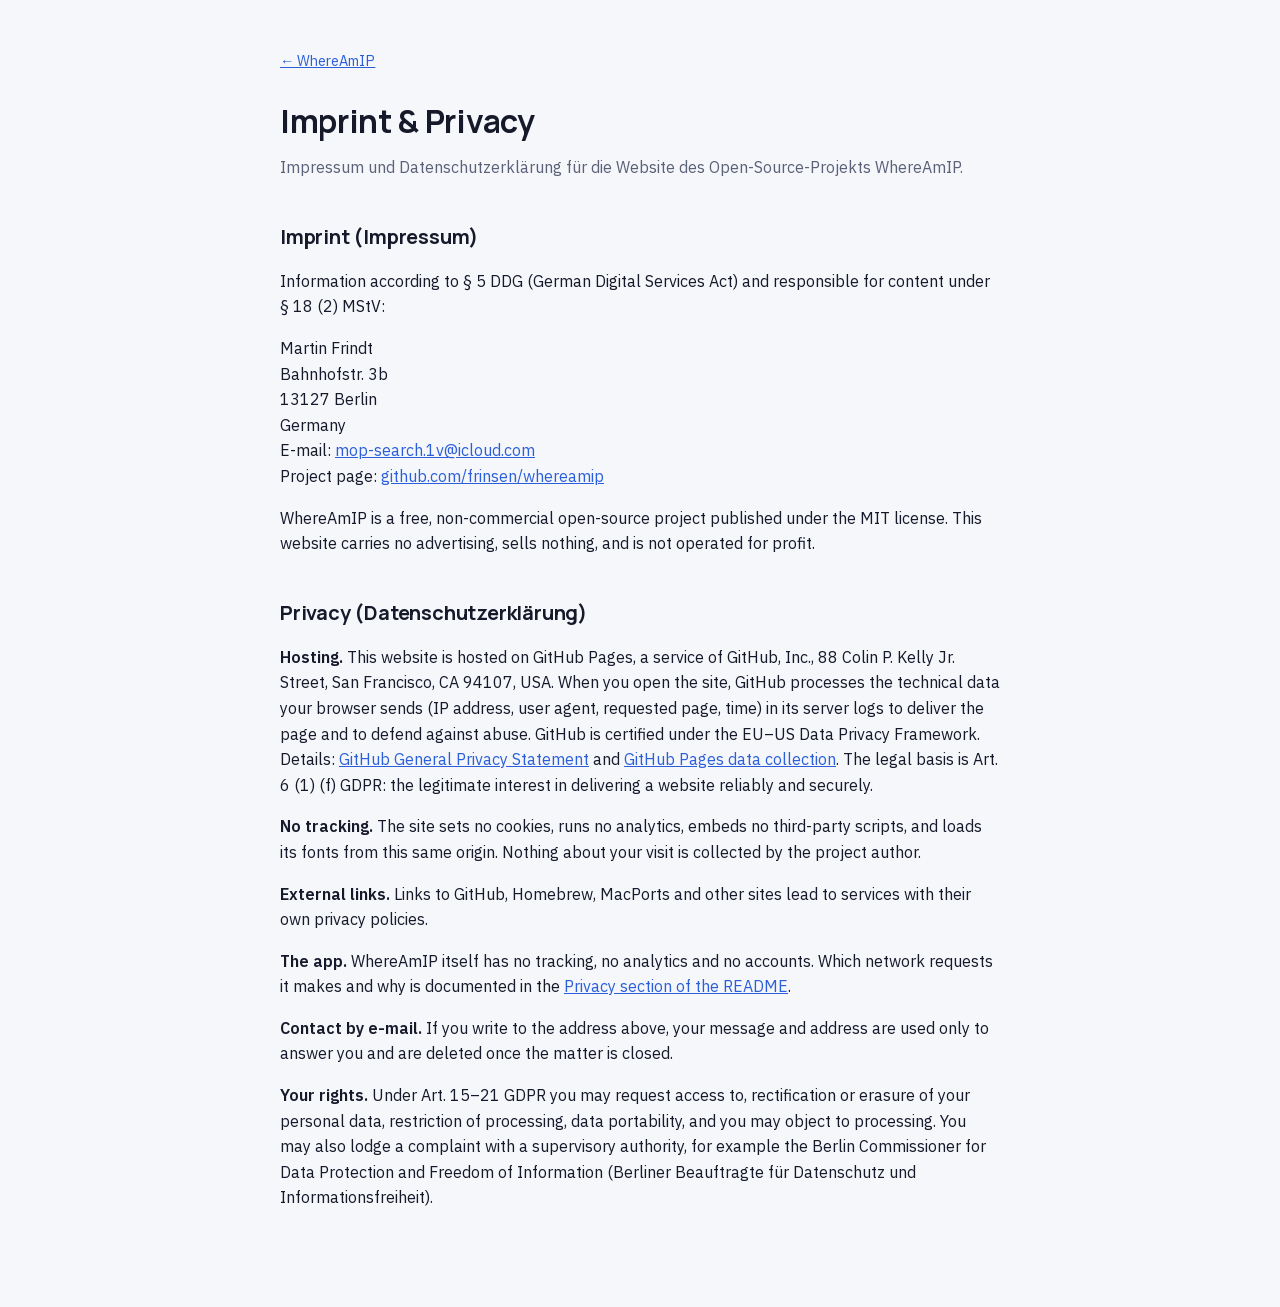
<file: docs/legal.html>
<!doctype html>
<html lang="en">
<head>
<meta charset="utf-8">
<meta name="viewport" content="width=device-width, initial-scale=1">
<title>WhereAmIP – Imprint & Privacy</title>
<meta name="robots" content="noindex,follow">
<link rel="canonical" href="https://frinsen.github.io/whereamip/legal.html">
<link rel="icon" type="image/png" href="icon-256.png">
<link rel="stylesheet" href="fonts/fonts.css?v=2">
<style>
:root{color-scheme:light}
body{margin:0;background:#f6f7fb;color:#15192a;font:16px/1.6 "IBM Plex Sans",-apple-system,BlinkMacSystemFont,"Segoe UI",sans-serif}
main{max-width:720px;margin:0 auto;padding:48px 24px 80px}
h1,h2{font-family:Manrope,-apple-system,sans-serif;letter-spacing:-.01em}
h1{font-size:2rem;margin:0 0 8px}
h2{font-size:1.25rem;margin:40px 0 8px}
.sub{color:#5a6178;margin:0 0 32px}
a{color:#2b5fd9}
.todo{background:#fff4d6;border:1px solid #f0d58a;border-radius:6px;padding:2px 6px}
.back{display:inline-block;margin-bottom:24px;font-size:.9rem}
</style>
</head>
<body>
<main>
<a class="back" href="./">&larr; WhereAmIP</a>
<h1>Imprint &amp; Privacy</h1>
<p class="sub">Impressum und Datenschutzerklärung für die Website des Open-Source-Projekts WhereAmIP.</p>

<h2>Imprint (Impressum)</h2>
<p>Information according to § 5 DDG (German Digital Services Act) and responsible for content under § 18 (2) MStV:</p>
<p>Martin Frindt<br>
Bahnhofstr. 3b<br>13127 Berlin<br>Germany<br>
E-mail: <a href="mailto:mop-search.1v@icloud.com">mop-search.1v@icloud.com</a><br>
Project page: <a href="https://github.com/frinsen/whereamip">github.com/frinsen/whereamip</a></p>
<p>WhereAmIP is a free, non-commercial open-source project published under the MIT license. This website carries no advertising, sells nothing, and is not operated for profit.</p>

<h2>Privacy (Datenschutzerklärung)</h2>
<p><strong>Hosting.</strong> This website is hosted on GitHub Pages, a service of GitHub, Inc., 88 Colin P. Kelly Jr. Street, San Francisco, CA 94107, USA. When you open the site, GitHub processes the technical data your browser sends (IP address, user agent, requested page, time) in its server logs to deliver the page and to defend against abuse. GitHub is certified under the EU–US Data Privacy Framework. Details: <a href="https://docs.github.com/en/site-policy/privacy-policies/github-general-privacy-statement">GitHub General Privacy Statement</a> and <a href="https://docs.github.com/en/pages/getting-started-with-github-pages/about-github-pages#data-collection">GitHub Pages data collection</a>. The legal basis is Art. 6 (1) (f) GDPR: the legitimate interest in delivering a website reliably and securely.</p>
<p><strong>No tracking.</strong> The site sets no cookies, runs no analytics, embeds no third-party scripts, and loads its fonts from this same origin. Nothing about your visit is collected by the project author.</p>
<p><strong>External links.</strong> Links to GitHub, Homebrew, MacPorts and other sites lead to services with their own privacy policies.</p>
<p><strong>The app.</strong> WhereAmIP itself has no tracking, no analytics and no accounts. Which network requests it makes and why is documented in the <a href="https://github.com/frinsen/whereamip#privacy--your-data-stays-yours">Privacy section of the README</a>.</p>
<p><strong>Contact by e-mail.</strong> If you write to the address above, your message and address are used only to answer you and are deleted once the matter is closed.</p>
<p><strong>Your rights.</strong> Under Art. 15–21 GDPR you may request access to, rectification or erasure of your personal data, restriction of processing, data portability, and you may object to processing. You may also lodge a complaint with a supervisory authority, for example the Berlin Commissioner for Data Protection and Freedom of Information (Berliner Beauftragte für Datenschutz und Informationsfreiheit).</p>
</main>
</body>
</html>
</file>
<file: docs/fonts/fonts.css>
@font-face{font-family:'IBM Plex Mono';font-style:normal;font-weight:400;font-display:swap;src:url(IBMPlexMono-400-latin-ext.woff2) format('woff2');unicode-range:U+0100-02BA, U+02BD-02C5, U+02C7-02CC, U+02CE-02D7, U+02DD-02FF, U+0304, U+0308, U+0329, U+1D00-1DBF, U+1E00-1E9F, U+1EF2-1EFF, U+2020, U+20A0-20AB, U+20AD-20C0, U+2113, U+2C60-2C7F, U+A720-A7FF}
@font-face{font-family:'IBM Plex Mono';font-style:normal;font-weight:400;font-display:swap;src:url(IBMPlexMono-400-latin.woff2) format('woff2');unicode-range:U+0000-00FF, U+0131, U+0152-0153, U+02BB-02BC, U+02C6, U+02DA, U+02DC, U+0304, U+0308, U+0329, U+2000-206F, U+20AC, U+2122, U+2191, U+2193, U+2212, U+2215, U+FEFF, U+FFFD}
@font-face{font-family:'IBM Plex Mono';font-style:normal;font-weight:500;font-display:swap;src:url(IBMPlexMono-500-latin-ext.woff2) format('woff2');unicode-range:U+0100-02BA, U+02BD-02C5, U+02C7-02CC, U+02CE-02D7, U+02DD-02FF, U+0304, U+0308, U+0329, U+1D00-1DBF, U+1E00-1E9F, U+1EF2-1EFF, U+2020, U+20A0-20AB, U+20AD-20C0, U+2113, U+2C60-2C7F, U+A720-A7FF}
@font-face{font-family:'IBM Plex Mono';font-style:normal;font-weight:500;font-display:swap;src:url(IBMPlexMono-500-latin.woff2) format('woff2');unicode-range:U+0000-00FF, U+0131, U+0152-0153, U+02BB-02BC, U+02C6, U+02DA, U+02DC, U+0304, U+0308, U+0329, U+2000-206F, U+20AC, U+2122, U+2191, U+2193, U+2212, U+2215, U+FEFF, U+FFFD}
@font-face{font-family:'IBM Plex Sans';font-style:normal;font-weight:400;font-display:swap;src:url(IBMPlexSans-400-latin-ext.woff2) format('woff2');unicode-range:U+0100-02BA, U+02BD-02C5, U+02C7-02CC, U+02CE-02D7, U+02DD-02FF, U+0304, U+0308, U+0329, U+1D00-1DBF, U+1E00-1E9F, U+1EF2-1EFF, U+2020, U+20A0-20AB, U+20AD-20C0, U+2113, U+2C60-2C7F, U+A720-A7FF}
@font-face{font-family:'IBM Plex Sans';font-style:normal;font-weight:400;font-display:swap;src:url(IBMPlexSans-400-latin.woff2) format('woff2');unicode-range:U+0000-00FF, U+0131, U+0152-0153, U+02BB-02BC, U+02C6, U+02DA, U+02DC, U+0304, U+0308, U+0329, U+2000-206F, U+20AC, U+2122, U+2191, U+2193, U+2212, U+2215, U+FEFF, U+FFFD}
@font-face{font-family:'IBM Plex Sans';font-style:normal;font-weight:500;font-display:swap;src:url(IBMPlexSans-500-latin-ext.woff2) format('woff2');unicode-range:U+0100-02BA, U+02BD-02C5, U+02C7-02CC, U+02CE-02D7, U+02DD-02FF, U+0304, U+0308, U+0329, U+1D00-1DBF, U+1E00-1E9F, U+1EF2-1EFF, U+2020, U+20A0-20AB, U+20AD-20C0, U+2113, U+2C60-2C7F, U+A720-A7FF}
@font-face{font-family:'IBM Plex Sans';font-style:normal;font-weight:500;font-display:swap;src:url(IBMPlexSans-500-latin.woff2) format('woff2');unicode-range:U+0000-00FF, U+0131, U+0152-0153, U+02BB-02BC, U+02C6, U+02DA, U+02DC, U+0304, U+0308, U+0329, U+2000-206F, U+20AC, U+2122, U+2191, U+2193, U+2212, U+2215, U+FEFF, U+FFFD}
@font-face{font-family:'IBM Plex Sans';font-style:normal;font-weight:600;font-display:swap;src:url(IBMPlexSans-600-latin-ext.woff2) format('woff2');unicode-range:U+0100-02BA, U+02BD-02C5, U+02C7-02CC, U+02CE-02D7, U+02DD-02FF, U+0304, U+0308, U+0329, U+1D00-1DBF, U+1E00-1E9F, U+1EF2-1EFF, U+2020, U+20A0-20AB, U+20AD-20C0, U+2113, U+2C60-2C7F, U+A720-A7FF}
@font-face{font-family:'IBM Plex Sans';font-style:normal;font-weight:600;font-display:swap;src:url(IBMPlexSans-600-latin.woff2) format('woff2');unicode-range:U+0000-00FF, U+0131, U+0152-0153, U+02BB-02BC, U+02C6, U+02DA, U+02DC, U+0304, U+0308, U+0329, U+2000-206F, U+20AC, U+2122, U+2191, U+2193, U+2212, U+2215, U+FEFF, U+FFFD}
@font-face{font-family:'Manrope';font-style:normal;font-weight:600;font-display:swap;src:url(Manrope-600-latin-ext.woff2) format('woff2');unicode-range:U+0100-02BA, U+02BD-02C5, U+02C7-02CC, U+02CE-02D7, U+02DD-02FF, U+0304, U+0308, U+0329, U+1D00-1DBF, U+1E00-1E9F, U+1EF2-1EFF, U+2020, U+20A0-20AB, U+20AD-20C0, U+2113, U+2C60-2C7F, U+A720-A7FF}
@font-face{font-family:'Manrope';font-style:normal;font-weight:600;font-display:swap;src:url(Manrope-600-latin.woff2) format('woff2');unicode-range:U+0000-00FF, U+0131, U+0152-0153, U+02BB-02BC, U+02C6, U+02DA, U+02DC, U+0304, U+0308, U+0329, U+2000-206F, U+20AC, U+2122, U+2191, U+2193, U+2212, U+2215, U+FEFF, U+FFFD}
@font-face{font-family:'Manrope';font-style:normal;font-weight:700;font-display:swap;src:url(Manrope-700-latin-ext.woff2) format('woff2');unicode-range:U+0100-02BA, U+02BD-02C5, U+02C7-02CC, U+02CE-02D7, U+02DD-02FF, U+0304, U+0308, U+0329, U+1D00-1DBF, U+1E00-1E9F, U+1EF2-1EFF, U+2020, U+20A0-20AB, U+20AD-20C0, U+2113, U+2C60-2C7F, U+A720-A7FF}
@font-face{font-family:'Manrope';font-style:normal;font-weight:700;font-display:swap;src:url(Manrope-700-latin.woff2) format('woff2');unicode-range:U+0000-00FF, U+0131, U+0152-0153, U+02BB-02BC, U+02C6, U+02DA, U+02DC, U+0304, U+0308, U+0329, U+2000-206F, U+20AC, U+2122, U+2191, U+2193, U+2212, U+2215, U+FEFF, U+FFFD}
@font-face{font-family:'Manrope';font-style:normal;font-weight:800;font-display:swap;src:url(Manrope-800-latin-ext.woff2) format('woff2');unicode-range:U+0100-02BA, U+02BD-02C5, U+02C7-02CC, U+02CE-02D7, U+02DD-02FF, U+0304, U+0308, U+0329, U+1D00-1DBF, U+1E00-1E9F, U+1EF2-1EFF, U+2020, U+20A0-20AB, U+20AD-20C0, U+2113, U+2C60-2C7F, U+A720-A7FF}
@font-face{font-family:'Manrope';font-style:normal;font-weight:800;font-display:swap;src:url(Manrope-800-latin.woff2) format('woff2');unicode-range:U+0000-00FF, U+0131, U+0152-0153, U+02BB-02BC, U+02C6, U+02DA, U+02DC, U+0304, U+0308, U+0329, U+2000-206F, U+20AC, U+2122, U+2191, U+2193, U+2212, U+2215, U+FEFF, U+FFFD}
</file>
